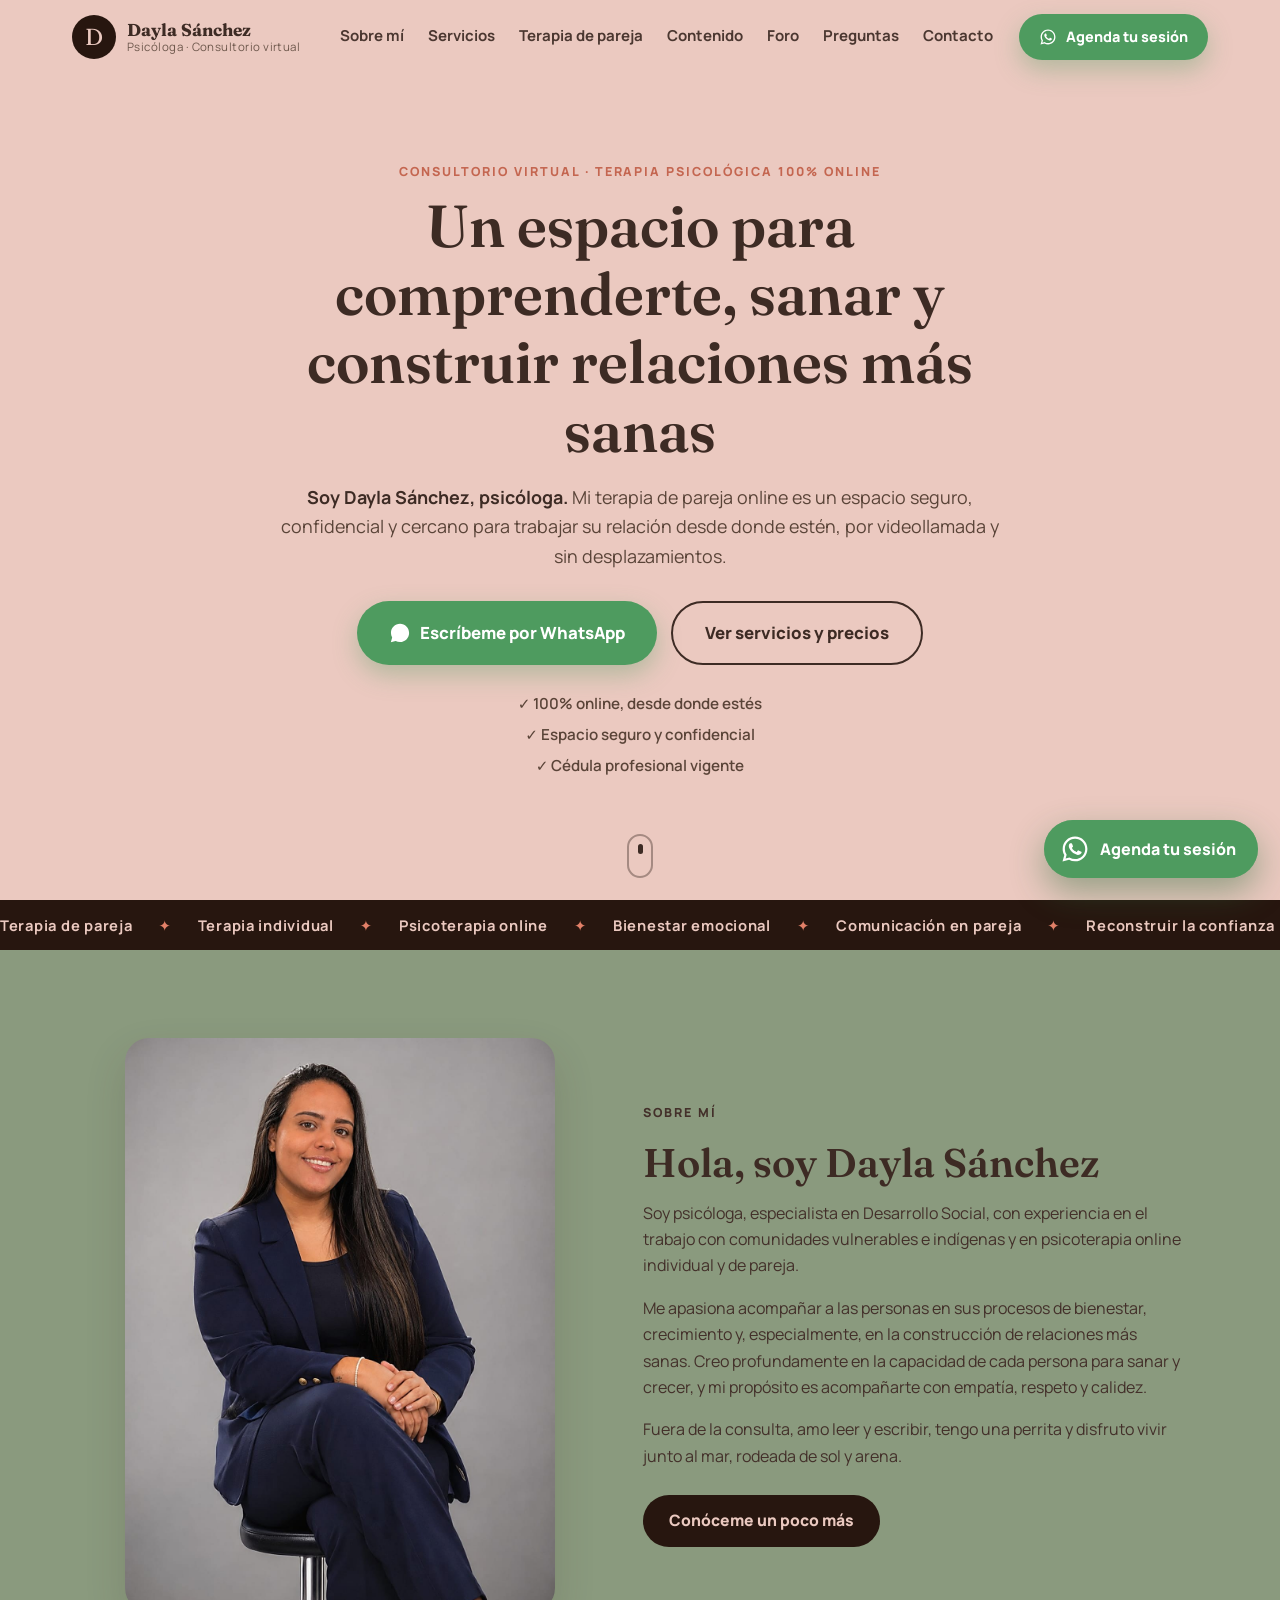
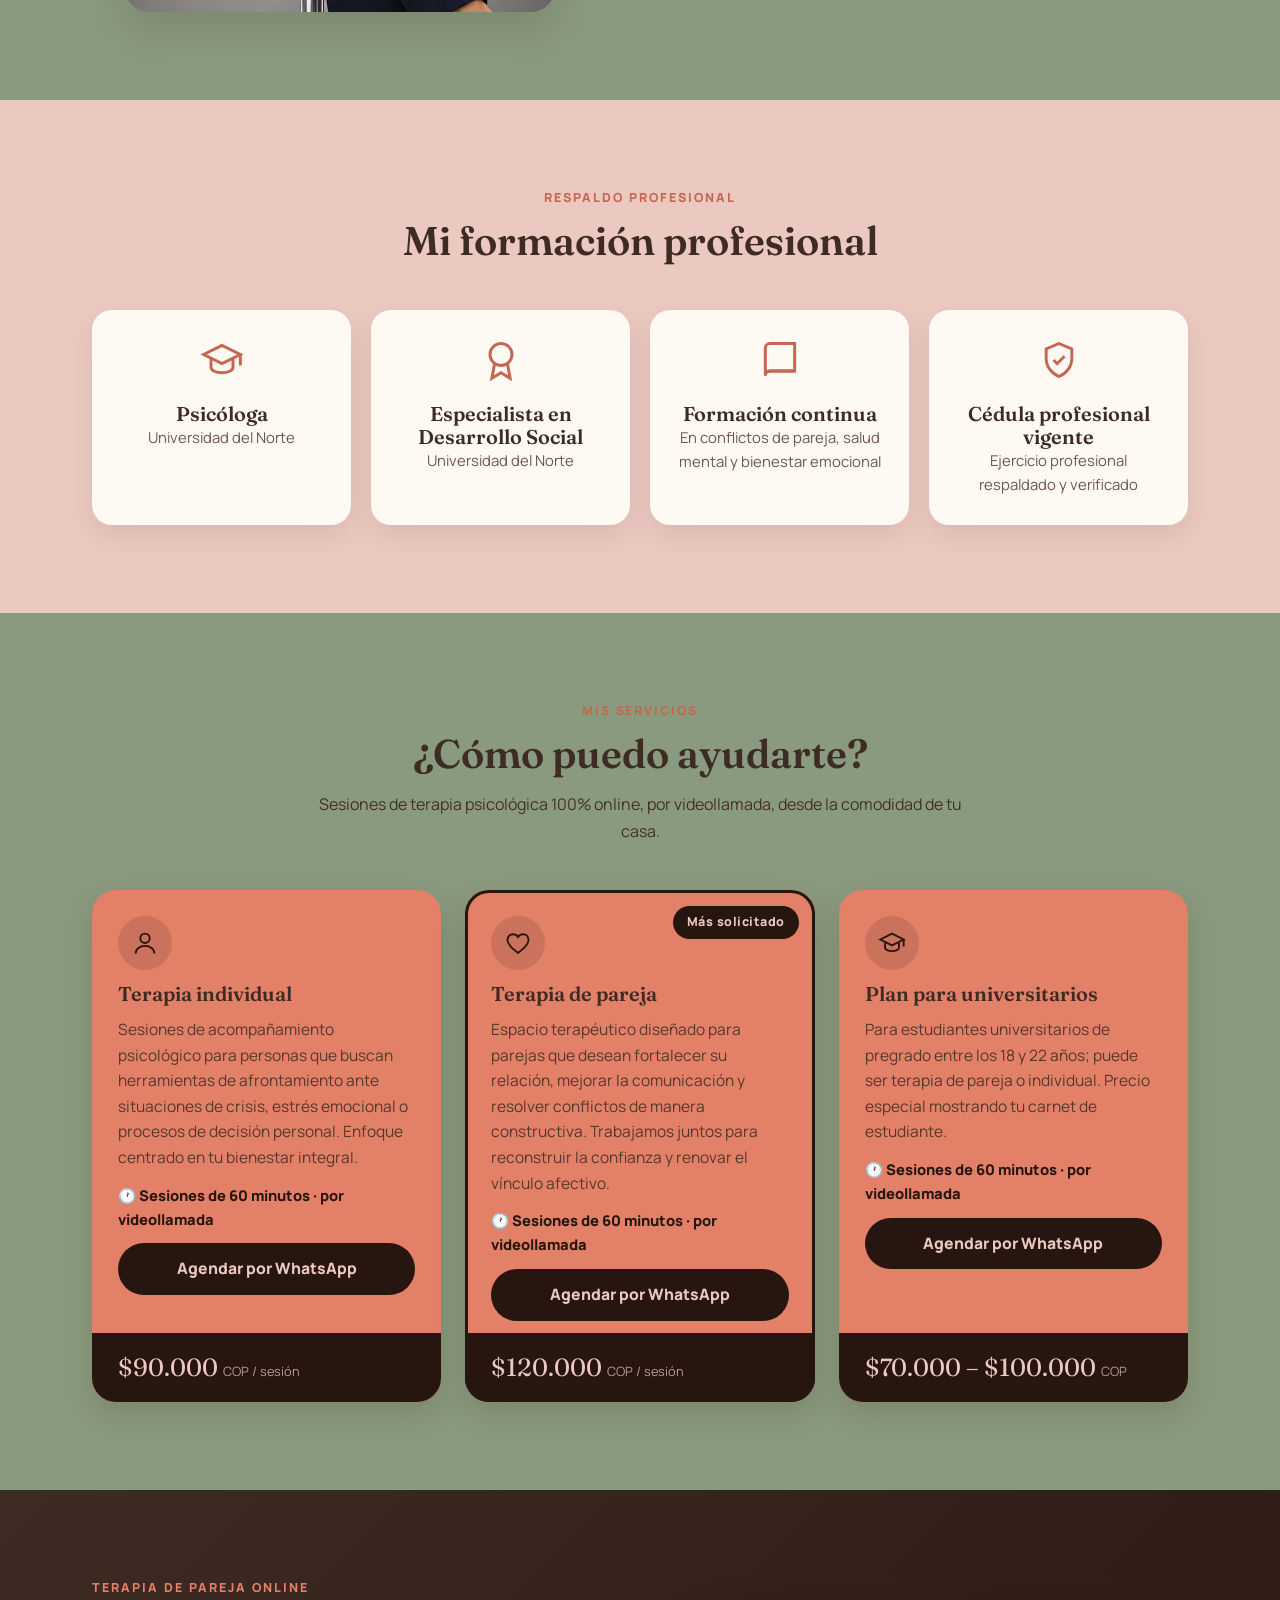
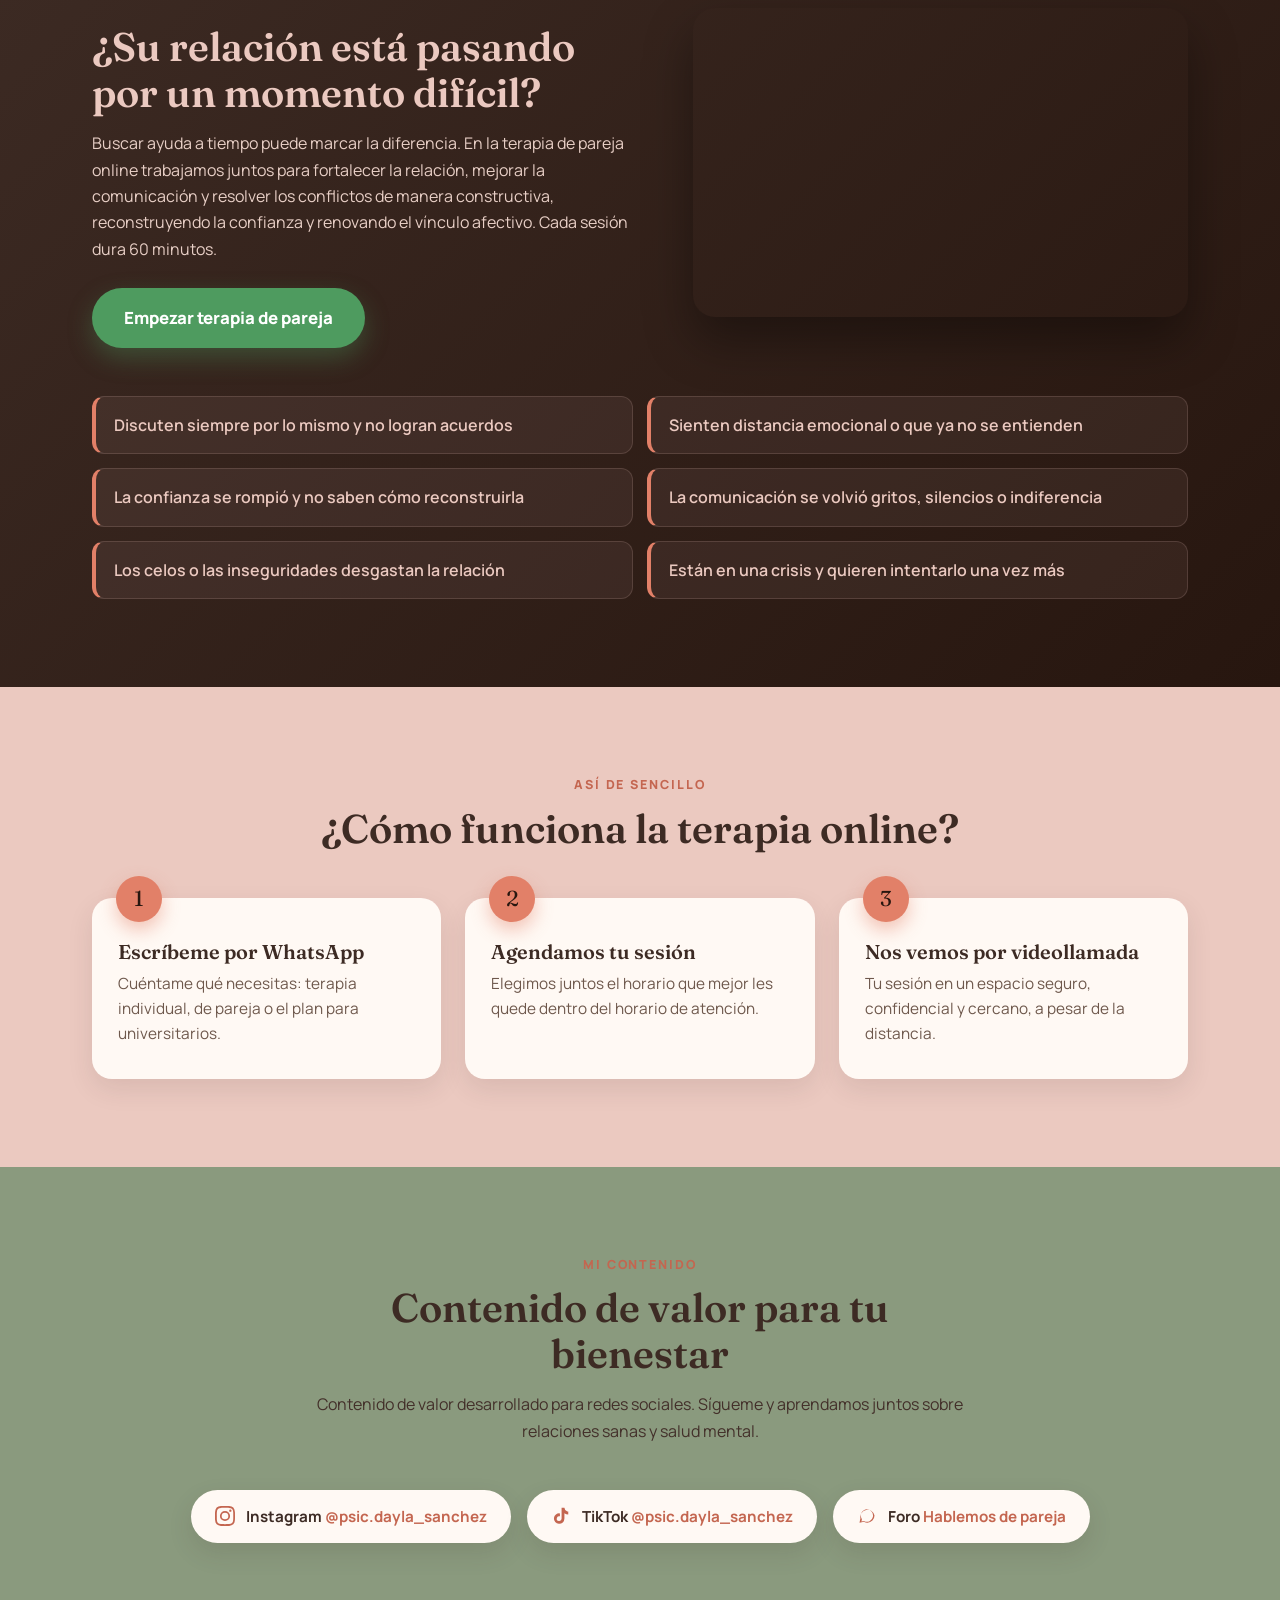
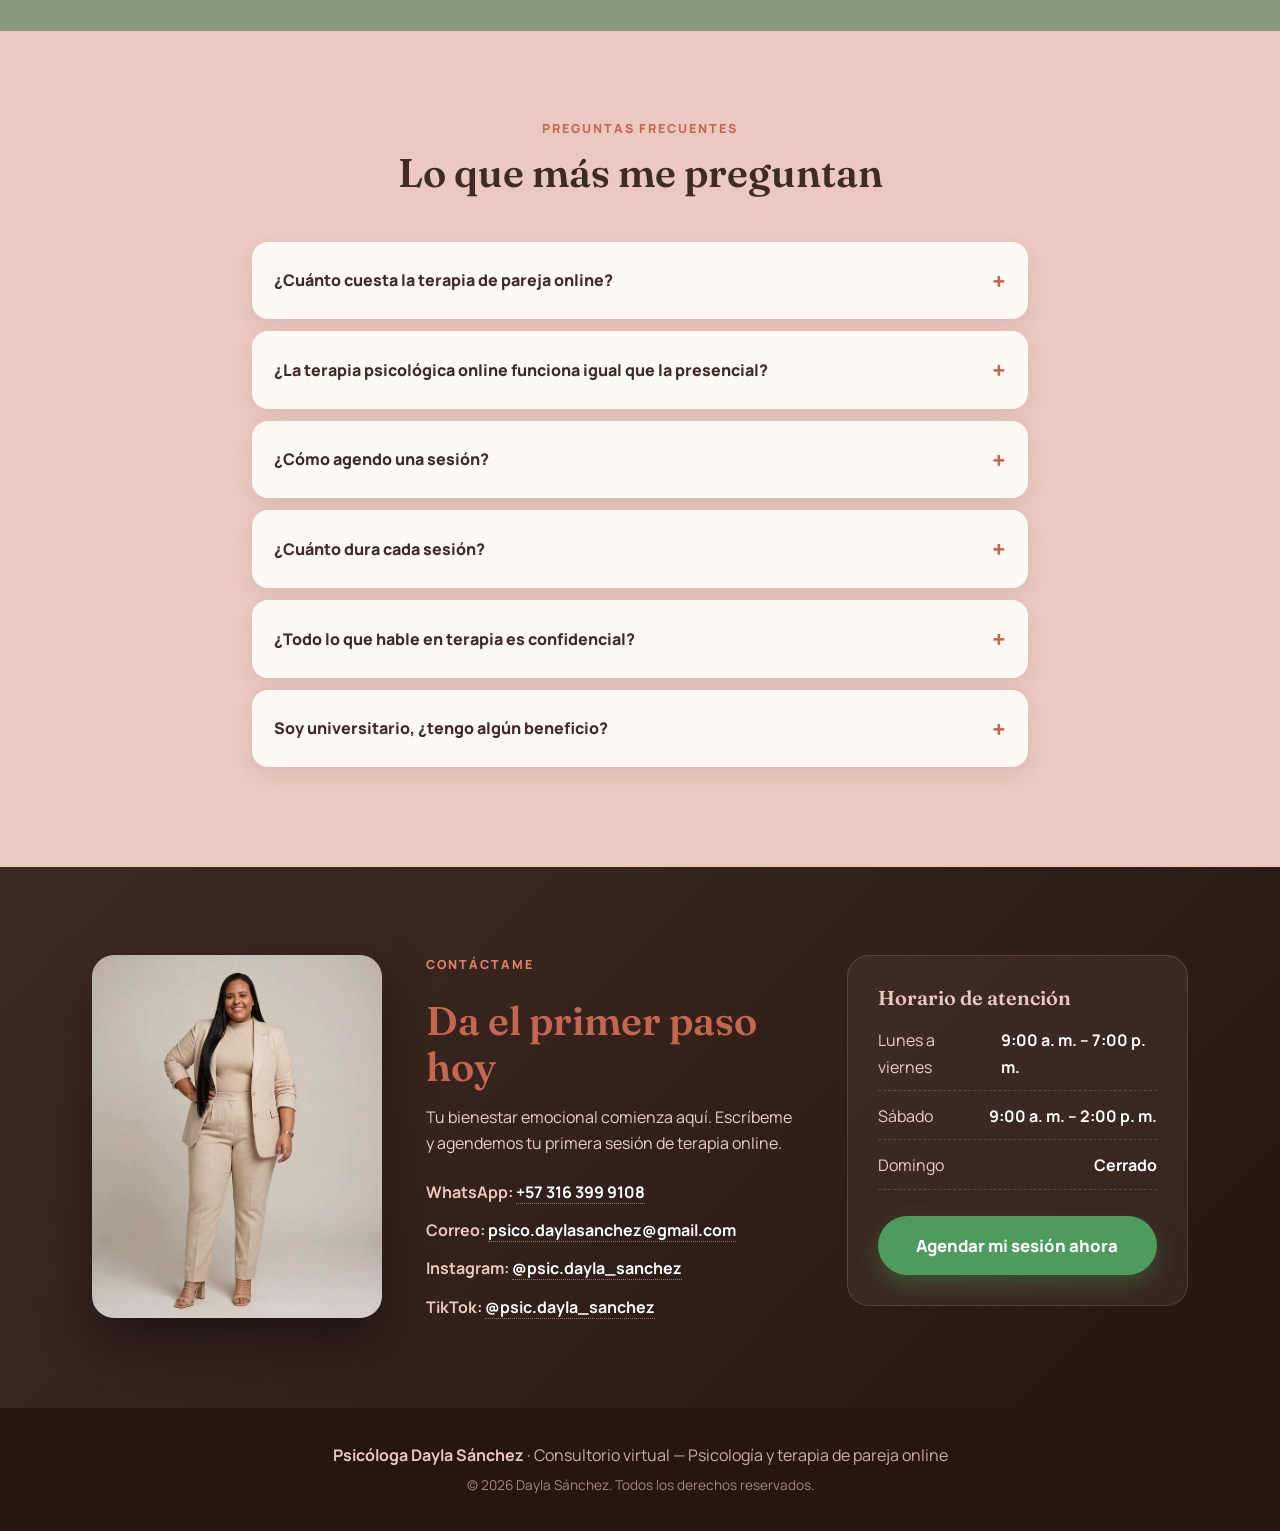
<file: index.html>
<!DOCTYPE html>
<html lang="es">
<head>
<meta charset="UTF-8">
<meta name="viewport" content="width=device-width, initial-scale=1.0">
<title>Terapia de Pareja Online | Psicóloga Dayla Sánchez — Psicoterapia en línea</title>
<meta name="description" content="Terapia de pareja online con la psicóloga Dayla Sánchez. Psicoterapia 100% en línea: terapia individual, terapia de pareja y plan para universitarios. Espacio seguro, confidencial y cercano. Agenda tu sesión por WhatsApp.">
<meta name="keywords" content="terapia de pareja, terapia de pareja online, psicóloga de parejas, terapia psicológica online, psicoterapia en línea, terapia individual, psicóloga online, terapia para universitarios, bienestar emocional, conflictos de pareja">
<meta name="author" content="Psicóloga Dayla Sánchez">
<meta name="robots" content="index, follow">
<meta property="og:type" content="website">
<meta property="og:title" content="Terapia de Pareja Online | Psicóloga Dayla Sánchez">
<meta property="og:description" content="Tu bienestar emocional comienza aquí. Terapia psicológica 100% online: individual, de pareja y para universitarios. Agenda por WhatsApp.">
<meta property="og:image" content="contacto.jpg">
<meta property="og:locale" content="es_CO">
<link rel="icon" href="data:image/svg+xml,<svg xmlns='http://www.w3.org/2000/svg' viewBox='0 0 100 100'><circle cx='50' cy='50' r='46' fill='%2327160f'/><text x='50' y='66' font-size='52' text-anchor='middle' fill='%23ebc9c0' font-family='Georgia'>D</text></svg>">
<link rel="preconnect" href="https://fonts.googleapis.com">
<link rel="preconnect" href="https://fonts.gstatic.com" crossorigin>
<link href="https://fonts.googleapis.com/css2?family=Fraunces:ital,opsz,wght@0,9..144,400;0,9..144,500;0,9..144,600;1,9..144,400&family=Manrope:wght@400;500;600;700;800&display=swap" rel="stylesheet">
<link rel="stylesheet" href="styles.css">
<script type="application/ld+json">
{
  "@context": "https://schema.org",
  "@type": "ProfessionalService",
  "name": "Psicóloga Dayla Sánchez — Consultorio Virtual",
  "description": "Terapia psicológica 100% online: terapia de pareja, terapia individual y plan de terapia para universitarios.",
  "email": "psico.daylasanchez@gmail.com",
  "telephone": "+57 316 399 9108",
  "priceRange": "$70.000 - $120.000 COP",
  "openingHours": ["Mo-Fr 09:00-19:00", "Sa 09:00-14:00"],
  "founder": {
    "@type": "Person",
    "name": "Dayla Sánchez",
    "jobTitle": "Psicóloga — Especialista en Desarrollo Social",
    "alumniOf": "Universidad del Norte"
  },
  "sameAs": [
    "https://www.instagram.com/psic.dayla_sanchez",
    "https://www.tiktok.com/@psic.dayla_sanchez"
  ],
  "makesOffer": [
    {"@type": "Offer", "itemOffered": {"@type": "Service", "name": "Terapia de pareja online"}, "price": "120000", "priceCurrency": "COP"},
    {"@type": "Offer", "itemOffered": {"@type": "Service", "name": "Terapia individual online"}, "price": "90000", "priceCurrency": "COP"},
    {"@type": "Offer", "itemOffered": {"@type": "Service", "name": "Plan de terapia para universitarios"}, "price": "70000", "priceCurrency": "COP"}
  ]
}
</script>
<script type="application/ld+json">
{
  "@context": "https://schema.org",
  "@type": "FAQPage",
  "mainEntity": [
    {"@type": "Question", "name": "¿Cuánto cuesta la terapia de pareja online?", "acceptedAnswer": {"@type": "Answer", "text": "La sesión de terapia de pareja online cuesta $120.000 COP. La terapia individual cuesta $90.000 COP y el plan para universitarios está entre $70.000 y $100.000 COP."}},
    {"@type": "Question", "name": "¿La terapia psicológica online funciona igual que la presencial?", "acceptedAnswer": {"@type": "Answer", "text": "Sí. Las sesiones se realizan por videollamada en un espacio seguro, confidencial y cercano a pesar de la distancia, con el mismo acompañamiento profesional de una consulta presencial."}},
    {"@type": "Question", "name": "¿Cómo agendo una sesión de terapia de pareja?", "acceptedAnswer": {"@type": "Answer", "text": "Escribiendo por WhatsApp al +57 316 399 9108. El horario de atención es de lunes a viernes de 9:00 a. m. a 7:00 p. m. y sábados de 9:00 a. m. a 2:00 p. m."}},
    {"@type": "Question", "name": "¿Cuánto dura cada sesión de terapia?", "acceptedAnswer": {"@type": "Answer", "text": "Cada sesión dura 60 minutos, tanto la terapia individual como la de pareja y el plan para universitarios."}},
    {"@type": "Question", "name": "¿La terapia es confidencial?", "acceptedAnswer": {"@type": "Answer", "text": "Sí. Todo lo que se conversa en sesión es estrictamente confidencial; es un espacio seguro pensado para que puedas expresarte con total confianza."}}
  ]
}
</script>
</head>
<body>

<header class="site-header" id="header">
  <div class="header-inner">
    <a class="brand" href="#inicio" aria-label="Psicóloga Dayla Sánchez">
      <span class="brand-mark">D</span>
      <span class="brand-text"><strong>Dayla Sánchez</strong><small>Psicóloga · Consultorio virtual</small></span>
    </a>
    <nav class="main-nav" aria-label="Navegación principal">
      <a href="#sobre-mi">Sobre mí</a>
      <a href="#servicios">Servicios</a>
      <a href="#pareja">Terapia de pareja</a>
      <a href="#contenido">Contenido</a>
      <a href="foro">Foro</a>
      <a href="#preguntas">Preguntas</a>
      <a href="#contacto">Contacto</a>
    </nav>
    <a class="btn btn-whatsapp header-cta" href="https://wa.me/573163999108?text=Hola%20Dayla%2C%20quiero%20agendar%20una%20sesi%C3%B3n%20de%20terapia." target="_blank" rel="noopener">
      <svg viewBox="0 0 24 24" width="18" height="18" fill="currentColor" aria-hidden="true"><path d="M12.04 2C6.58 2 2.13 6.45 2.13 11.91c0 1.75.46 3.45 1.32 4.95L2 22l5.25-1.38a9.9 9.9 0 0 0 4.79 1.22c5.46 0 9.9-4.45 9.9-9.91C21.94 6.45 17.5 2 12.04 2zm0 18.03a8.1 8.1 0 0 1-4.13-1.13l-.3-.18-3.12.82.83-3.04-.19-.31a8.08 8.08 0 0 1-1.24-4.28c0-4.47 3.64-8.1 8.15-8.1 4.5 0 8.14 3.63 8.14 8.1 0 4.47-3.64 8.12-8.14 8.12zm4.46-6.08c-.25-.12-1.45-.72-1.67-.8-.22-.08-.39-.12-.55.13-.16.24-.62.8-.76.96-.14.16-.28.18-.53.06-.25-.13-1.03-.38-1.97-1.21-.73-.65-1.21-1.45-1.36-1.7-.14-.24-.01-.38.11-.5.11-.11.25-.28.37-.42.12-.14.16-.25.25-.41.08-.16.04-.31-.02-.43-.06-.13-.55-1.35-.77-1.84-.2-.48-.41-.42-.56-.43h-.48c-.17 0-.43.06-.66.31-.22.25-.86.85-.86 2.07 0 1.22.89 2.4 1.01 2.56.13.16 1.75 2.67 4.23 3.74.59.26 1.05.41 1.41.52.6.19 1.13.16 1.56.1.48-.07 1.45-.59 1.77-1.17.32-.58.32-1.07.22-1.17-.1-.1-.23-.16-.48-.28z"/></svg>
      Agenda tu sesión
    </a>
    <button class="nav-toggle" id="navToggle" aria-label="Abrir menú" aria-expanded="false"><span></span><span></span><span></span></button>
  </div>
</header>

<main>
<!-- ============ HERO ============ -->
<section class="hero" id="inicio">
  <div class="hero-inner">
  <div class="hero-content reveal">
    <p class="eyebrow">Consultorio virtual · Terapia psicológica 100% online</p>
    <h1>Un espacio para comprenderte, sanar y construir relaciones más sanas</h1>
    <p class="hero-sub"><strong>Soy Dayla Sánchez, psicóloga.</strong> Mi terapia de pareja online es un espacio seguro, confidencial y cercano para trabajar su relación desde donde estén, por videollamada y sin desplazamientos.</p>
    <div class="hero-ctas">
      <a class="btn btn-whatsapp btn-lg pulse" href="https://wa.me/573163999108?text=Hola%20Dayla%2C%20quiero%20informaci%C3%B3n%20sobre%20la%20terapia%20de%20pareja%20online." target="_blank" rel="noopener">
        <svg viewBox="0 0 24 24" width="22" height="22" fill="currentColor" aria-hidden="true"><path d="M12.04 2C6.58 2 2.13 6.45 2.13 11.91c0 1.75.46 3.45 1.32 4.95L2 22l5.25-1.38a9.9 9.9 0 0 0 4.79 1.22c5.46 0 9.9-4.45 9.9-9.91C21.94 6.45 17.5 2 12.04 2zm4.46 11.95c-.25-.12-1.45-.72-1.67-.8-.22-.08-.39-.12-.55.13-.16.24-.62.8-.76.96-.14.16-.28.18-.53.06-.25-.13-1.03-.38-1.97-1.21-.73-.65-1.21-1.45-1.36-1.7-.14-.24-.01-.38.11-.5.11-.11.25-.28.37-.42.12-.14.16-.25.25-.41.08-.16.04-.31-.02-.43-.06-.13-.55-1.35-.77-1.84-.2-.48-.41-.42-.56-.43h-.48c-.17 0-.43.06-.66.31-.22.25-.86.85-.86 2.07 0 1.22.89 2.4 1.01 2.56.13.16 1.75 2.67 4.23 3.74.59.26 1.05.41 1.41.52.6.19 1.13.16 1.56.1.48-.07 1.45-.59 1.77-1.17.32-.58.32-1.07.22-1.17-.1-.1-.23-.16-.48-.28z"/></svg>
        Escríbeme por WhatsApp
      </a>
      <a class="btn btn-ghost btn-lg" href="#servicios">Ver servicios y precios</a>
    </div>
    <ul class="hero-badges">
      <li>✓ 100% online, desde donde estés</li>
      <li>✓ Espacio seguro y confidencial</li>
      <li>✓ Cédula profesional vigente</li>
    </ul>
  </div>
  </div>
  <div class="scroll-hint" aria-hidden="true"><span></span></div>
</section>

<!-- ============ MARQUEE ============ -->
<div class="marquee" aria-hidden="true">
  <div class="marquee-track">
    <span>Terapia de pareja</span><i>✦</i><span>Terapia individual</span><i>✦</i><span>Psicoterapia online</span><i>✦</i><span>Bienestar emocional</span><i>✦</i><span>Comunicación en pareja</span><i>✦</i><span>Reconstruir la confianza</span><i>✦</i><span>Salud mental</span><i>✦</i>
    <span>Terapia de pareja</span><i>✦</i><span>Terapia individual</span><i>✦</i><span>Psicoterapia online</span><i>✦</i><span>Bienestar emocional</span><i>✦</i><span>Comunicación en pareja</span><i>✦</i><span>Reconstruir la confianza</span><i>✦</i><span>Salud mental</span><i>✦</i>
  </div>
</div>

<!-- ============ SOBRE MÍ ============ -->
<section class="section section-alt" id="sobre-mi">
  <div class="container about-grid">
    <div class="about-photo reveal">
      <img src="navy.jpg" alt="Retrato profesional de la psicóloga Dayla Sánchez" width="600" height="800">
    </div>
    <div class="about-text reveal">
      <p class="eyebrow">Sobre mí</p>
      <h2>Hola, soy Dayla Sánchez</h2>
      <p>Soy psicóloga, especialista en Desarrollo Social, con experiencia en el trabajo con comunidades vulnerables e indígenas y en psicoterapia online individual y de pareja.</p>
      <p>Me apasiona acompañar a las personas en sus procesos de bienestar, crecimiento y, especialmente, en la construcción de relaciones más sanas. Creo profundamente en la capacidad de cada persona para sanar y crecer, y mi propósito es acompañarte con empatía, respeto y calidez.</p>
      <p>Fuera de la consulta, amo leer y escribir, tengo una perrita y disfruto vivir junto al mar, rodeada de sol y arena.</p>
      <a class="btn btn-dark" href="https://wa.me/573163999108?text=Hola%20Dayla%2C%20quiero%20conocer%20m%C3%A1s%20sobre%20tus%20sesiones%20de%20terapia." target="_blank" rel="noopener">Conóceme un poco más</a>
    </div>
  </div>
</section>

<!-- ============ FORMACIÓN ============ -->
<section class="section">
  <div class="container">
    <div class="section-head reveal">
      <p class="eyebrow">Respaldo profesional</p>
      <h2>Mi formación profesional</h2>
    </div>
    <div class="cards-4">
      <article class="mini-card reveal">
        <svg class="icon" viewBox="0 0 24 24" fill="none" stroke="currentColor" stroke-width="1.6" aria-hidden="true"><path d="M12 4 2 9l10 5 10-5-10-5z"/><path d="M6 11.5V16c0 1.7 2.7 3 6 3s6-1.3 6-3v-4.5"/><path d="M22 9v6"/></svg>
        <h3>Psicóloga</h3>
        <p>Universidad del Norte</p>
      </article>
      <article class="mini-card reveal">
        <svg class="icon" viewBox="0 0 24 24" fill="none" stroke="currentColor" stroke-width="1.6" aria-hidden="true"><circle cx="12" cy="9" r="6"/><path d="M8.5 14 7 22l5-3 5 3-1.5-8"/></svg>
        <h3>Especialista en Desarrollo Social</h3>
        <p>Universidad del Norte</p>
      </article>
      <article class="mini-card reveal">
        <svg class="icon" viewBox="0 0 24 24" fill="none" stroke="currentColor" stroke-width="1.6" aria-hidden="true"><path d="M4 5.5A2.5 2.5 0 0 1 6.5 3H20v15H6.5A2.5 2.5 0 0 0 4 20.5v-15z"/><path d="M4 20.5A2.5 2.5 0 0 1 6.5 18H20"/></svg>
        <h3>Formación continua</h3>
        <p>En conflictos de pareja, salud mental y bienestar emocional</p>
      </article>
      <article class="mini-card reveal">
        <svg class="icon" viewBox="0 0 24 24" fill="none" stroke="currentColor" stroke-width="1.6" aria-hidden="true"><path d="M12 3l7 3v5c0 4.6-3 8.4-7 10-4-1.6-7-5.4-7-10V6l7-3z"/><path d="M9 12l2 2 4-4"/></svg>
        <h3>Cédula profesional vigente</h3>
        <p>Ejercicio profesional respaldado y verificado</p>
      </article>
    </div>
  </div>
</section>

<!-- ============ SERVICIOS ============ -->
<section class="section section-alt" id="servicios">
  <div class="container">
    <div class="section-head reveal">
      <p class="eyebrow">Mis servicios</p>
      <h2>¿Cómo puedo ayudarte?</h2>
      <p class="section-sub">Sesiones de terapia psicológica 100% online, por videollamada, desde la comodidad de tu casa.</p>
    </div>
    <div class="cards-3">
      <article class="service-card reveal">
        <div class="service-body">
          <span class="service-icon"><svg viewBox="0 0 24 24" fill="none" stroke="currentColor" stroke-width="1.6" aria-hidden="true"><circle cx="12" cy="8" r="4"/><path d="M4 21c0-4 3.6-6.5 8-6.5s8 2.5 8 6.5"/></svg></span>
          <h3>Terapia individual</h3>
          <p>Sesiones de acompañamiento psicológico para personas que buscan herramientas de afrontamiento ante situaciones de crisis, estrés emocional o procesos de decisión personal. Enfoque centrado en tu bienestar integral.</p>
          <p class="duration">🕐 Sesiones de 60 minutos · por videollamada</p>
          <a class="btn btn-dark" href="https://wa.me/573163999108?text=Hola%20Dayla%2C%20quiero%20agendar%20una%20sesi%C3%B3n%20de%20terapia%20individual." target="_blank" rel="noopener">Agendar por WhatsApp</a>
          <p class="price">$90.000 <small>COP / sesión</small></p>
        </div>
      </article>
      <article class="service-card featured reveal">
        <span class="tag">Más solicitado</span>
        <div class="service-body">
          <span class="service-icon"><svg viewBox="0 0 24 24" fill="none" stroke="currentColor" stroke-width="1.6" aria-hidden="true"><path d="M12 20.5C7 16.5 3 13.3 3 9.3 3 6.4 5.2 4.5 7.7 4.5c1.7 0 3.4.9 4.3 2.4.9-1.5 2.6-2.4 4.3-2.4 2.5 0 4.7 1.9 4.7 4.8 0 4-4 7.2-9 11.2z"/></svg></span>
          <h3>Terapia de pareja</h3>
          <p>Espacio terapéutico diseñado para parejas que desean fortalecer su relación, mejorar la comunicación y resolver conflictos de manera constructiva. Trabajamos juntos para reconstruir la confianza y renovar el vínculo afectivo.</p>
          <p class="duration">🕐 Sesiones de 60 minutos · por videollamada</p>
          <a class="btn btn-dark" href="https://wa.me/573163999108?text=Hola%20Dayla%2C%20quiero%20agendar%20una%20sesi%C3%B3n%20de%20terapia%20de%20pareja." target="_blank" rel="noopener">Agendar por WhatsApp</a>
          <p class="price">$120.000 <small>COP / sesión</small></p>
        </div>
      </article>
      <article class="service-card reveal">
        <div class="service-body">
          <span class="service-icon"><svg viewBox="0 0 24 24" fill="none" stroke="currentColor" stroke-width="1.6" aria-hidden="true"><path d="M12 4 2 9l10 5 10-5-10-5z"/><path d="M6 11.5V16c0 1.7 2.7 3 6 3s6-1.3 6-3v-4.5"/><path d="M22 9v6"/></svg></span>
          <h3>Plan para universitarios</h3>
          <p>Para estudiantes universitarios de pregrado entre los 18 y 22 años; puede ser terapia de pareja o individual. Precio especial mostrando tu carnet de estudiante.</p>
          <p class="duration">🕐 Sesiones de 60 minutos · por videollamada</p>
          <a class="btn btn-dark" href="https://wa.me/573163999108?text=Hola%20Dayla%2C%20quiero%20informaci%C3%B3n%20sobre%20el%20plan%20de%20terapia%20para%20universitarios." target="_blank" rel="noopener">Agendar por WhatsApp</a>
          <p class="price">$70.000 – $100.000 <small>COP</small></p>
        </div>
      </article>
    </div>
  </div>
</section>

<!-- ============ TERAPIA DE PAREJA ============ -->
<section class="section section-dark" id="pareja">
  <div class="container">
    <div class="couple-grid">
      <div class="reveal">
        <p class="eyebrow light">Terapia de pareja online</p>
        <h2>¿Su relación está pasando por un momento difícil?</h2>
        <p>Buscar ayuda a tiempo puede marcar la diferencia. En la terapia de pareja online trabajamos juntos para fortalecer la relación, mejorar la comunicación y resolver los conflictos de manera constructiva, reconstruyendo la confianza y renovando el vínculo afectivo. Cada sesión dura 60 minutos.</p>
        <a class="btn btn-whatsapp btn-lg" href="https://wa.me/573163999108?text=Hola%20Dayla%2C%20quiero%20empezar%20terapia%20de%20pareja%20online." target="_blank" rel="noopener">Empezar terapia de pareja</a>
      </div>
      <div class="couple-video reveal">
        <video autoplay muted loop playsinline preload="metadata" aria-label="Pareja en una sesión de terapia psicológica">
          <source src="hero-video.mp4" type="video/mp4">
        </video>
      </div>
    </div>
    <ul class="signs reveal">
      <li>Discuten siempre por lo mismo y no logran acuerdos</li>
      <li>Sienten distancia emocional o que ya no se entienden</li>
      <li>La confianza se rompió y no saben cómo reconstruirla</li>
      <li>La comunicación se volvió gritos, silencios o indiferencia</li>
      <li>Los celos o las inseguridades desgastan la relación</li>
      <li>Están en una crisis y quieren intentarlo una vez más</li>
    </ul>
  </div>
</section>

<!-- ============ CÓMO FUNCIONA ============ -->
<section class="section">
  <div class="container">
    <div class="section-head reveal">
      <p class="eyebrow">Así de sencillo</p>
      <h2>¿Cómo funciona la terapia online?</h2>
    </div>
    <div class="steps">
      <div class="step reveal"><span class="step-num">1</span><h3>Escríbeme por WhatsApp</h3><p>Cuéntame qué necesitas: terapia individual, de pareja o el plan para universitarios.</p></div>
      <div class="step reveal"><span class="step-num">2</span><h3>Agendamos tu sesión</h3><p>Elegimos juntos el horario que mejor les quede dentro del horario de atención.</p></div>
      <div class="step reveal"><span class="step-num">3</span><h3>Nos vemos por videollamada</h3><p>Tu sesión en un espacio seguro, confidencial y cercano, a pesar de la distancia.</p></div>
    </div>
  </div>
</section>

<!-- ============ CONTENIDO ============ -->
<section class="section section-alt" id="contenido">
  <div class="container">
    <div class="section-head reveal">
      <p class="eyebrow">Mi contenido</p>
      <h2>Contenido de valor para tu bienestar</h2>
      <p class="section-sub">Contenido de valor desarrollado para redes sociales. Sígueme y aprendamos juntos sobre relaciones sanas y salud mental.</p>
    </div>
    <div class="social-row reveal">
      <a class="social-chip" href="https://www.instagram.com/psic.dayla_sanchez" target="_blank" rel="noopener">
        <svg viewBox="0 0 24 24" width="20" height="20" fill="currentColor" aria-hidden="true"><path d="M12 2.2c3.2 0 3.6 0 4.9.1 3.3.1 4.8 1.7 4.9 4.9.1 1.3.1 1.6.1 4.8s0 3.6-.1 4.8c-.1 3.2-1.7 4.8-4.9 4.9-1.3.1-1.6.1-4.9.1-3.2 0-3.6 0-4.8-.1-3.3-.1-4.8-1.7-4.9-4.9-.1-1.3-.1-1.6-.1-4.8s0-3.6.1-4.8C2.4 4 4 2.4 7.2 2.3c1.2-.1 1.6-.1 4.8-.1zM12 0C8.7 0 8.3 0 7.1.1 2.7.3.3 2.7.1 7.1 0 8.3 0 8.7 0 12s0 3.7.1 4.9c.2 4.4 2.6 6.8 7 7 1.2.1 1.6.1 4.9.1s3.7 0 4.9-.1c4.4-.2 6.8-2.6 7-7 .1-1.2.1-1.6.1-4.9s0-3.7-.1-4.9c-.2-4.4-2.6-6.8-7-7C15.7 0 15.3 0 12 0zm0 5.9A6.1 6.1 0 1 0 18.1 12 6.1 6.1 0 0 0 12 5.9zm0 10.1A4 4 0 1 1 16 12a4 4 0 0 1-4 4zm6.4-11.8a1.4 1.4 0 1 1-1.4 1.4 1.4 1.4 0 0 1 1.4-1.4z"/></svg>
        <span>Instagram <strong>@psic.dayla_sanchez</strong></span>
      </a>
      <a class="social-chip" href="https://www.tiktok.com/@psic.dayla_sanchez" target="_blank" rel="noopener">
        <svg viewBox="0 0 24 24" width="20" height="20" fill="currentColor" aria-hidden="true"><path d="M19.6 6.7a5.1 5.1 0 0 1-3.5-4.6V2h-3.4v13.1a2.9 2.9 0 1 1-2-2.7V8.9a6.3 6.3 0 1 0 5.4 6.2V8.6a8.3 8.3 0 0 0 4.6 1.5V6.7h-1.1z"/></svg>
        <span>TikTok <strong>@psic.dayla_sanchez</strong></span>
      </a>
      <a class="social-chip" href="foro">
        <svg viewBox="0 0 24 24" width="20" height="20" fill="currentColor" aria-hidden="true"><path d="M21 11.5a8.5 8.5 0 0 1-8.5 8.5c-1.5 0-3-.4-4.2-1.1L3 20l1.1-5.3A8.5 8.5 0 1 1 21 11.5zM12 4a7.5 7.5 0 0 0-6.4 11.3l.3.5-.6 2.9 3-0.6.5.3A7.5 7.5 0 1 0 12 4z"/></svg>
        <span>Foro <strong>Hablemos de pareja</strong></span>
      </a>
    </div>
  </div>
</section>

<!-- ============ PREGUNTAS ============ -->
<section class="section" id="preguntas">
  <div class="container narrow">
    <div class="section-head reveal">
      <p class="eyebrow">Preguntas frecuentes</p>
      <h2>Lo que más me preguntan</h2>
    </div>
    <div class="faq reveal">
      <details><summary>¿Cuánto cuesta la terapia de pareja online?</summary><p>La sesión de terapia de pareja cuesta $120.000 COP. La terapia individual cuesta $90.000 COP y el plan para universitarios está entre $70.000 y $100.000 COP por sesión.</p></details>
      <details><summary>¿La terapia psicológica online funciona igual que la presencial?</summary><p>Sí. Las sesiones se realizan por videollamada en un espacio seguro, confidencial y cercano a pesar de la distancia, con el mismo acompañamiento profesional.</p></details>
      <details><summary>¿Cómo agendo una sesión?</summary><p>Solo debes escribirme por WhatsApp al +57 316 399 9108. Mi horario de atención es de lunes a viernes de 9:00 a. m. a 7:00 p. m. y sábados de 9:00 a. m. a 2:00 p. m.</p></details>
      <details><summary>¿Cuánto dura cada sesión?</summary><p>Cada sesión dura 60 minutos, tanto la terapia individual como la de pareja y el plan para universitarios. Es un tiempo pensado para trabajar con calma, sin afanes.</p></details>
      <details><summary>¿Todo lo que hable en terapia es confidencial?</summary><p>Sí, completamente. La confidencialidad es la base del proceso terapéutico: lo que se conversa en sesión no se comparte con nadie.</p></details>
      <details><summary>Soy universitario, ¿tengo algún beneficio?</summary><p>Sí. Si eres estudiante de pregrado entre 18 y 22 años, tienes precio especial en terapia individual o de pareja mostrando tu carnet. Escríbeme y te cuento cómo acceder.</p></details>
    </div>
  </div>
</section>

<!-- ============ CONTACTO ============ -->
<section class="section section-dark contact-block" id="contacto">
  <div class="container contact-grid">
    <div class="contact-photo reveal">
      <img src="contacto.jpg" alt="Psicóloga Dayla Sánchez" width="900" height="1122">
    </div>
    <div class="reveal">
      <p class="eyebrow light">Contáctame</p>
      <h2>Da el primer paso hoy</h2>
      <p>Tu bienestar emocional comienza aquí. Escríbeme y agendemos tu primera sesión de terapia online.</p>
      <ul class="contact-list">
        <li><strong>WhatsApp:</strong> <a href="https://wa.me/573163999108" target="_blank" rel="noopener">+57 316 399 9108</a></li>
        <li><strong>Correo:</strong> <a href="mailto:psico.daylasanchez@gmail.com">psico.daylasanchez@gmail.com</a></li>
        <li><strong>Instagram:</strong> <a href="https://www.instagram.com/psic.dayla_sanchez" target="_blank" rel="noopener">@psic.dayla_sanchez</a></li>
        <li><strong>TikTok:</strong> <a href="https://www.tiktok.com/@psic.dayla_sanchez" target="_blank" rel="noopener">@psic.dayla_sanchez</a></li>
      </ul>
    </div>
    <div class="schedule reveal">
      <h3>Horario de atención</h3>
      <ul>
        <li><span>Lunes a viernes</span><strong>9:00 a. m. – 7:00 p. m.</strong></li>
        <li><span>Sábado</span><strong>9:00 a. m. – 2:00 p. m.</strong></li>
        <li><span>Domingo</span><strong>Cerrado</strong></li>
      </ul>
      <a class="btn btn-whatsapp btn-lg" href="https://wa.me/573163999108?text=Hola%20Dayla%2C%20quiero%20agendar%20una%20sesi%C3%B3n%20de%20terapia." target="_blank" rel="noopener">Agendar mi sesión ahora</a>
    </div>
  </div>
</section>
</main>

<footer class="footer">
  <div class="container footer-inner">
    <p><strong>Psicóloga Dayla Sánchez</strong> · Consultorio virtual — Psicología y terapia de pareja online</p>
    <p class="footer-small">© 2026 Dayla Sánchez. Todos los derechos reservados.</p>
  </div>
</footer>

<!-- Botón flotante de WhatsApp -->
<a class="wa-float" href="https://wa.me/573163999108?text=Hola%20Dayla%2C%20quiero%20agendar%20una%20sesi%C3%B3n%20de%20terapia." target="_blank" rel="noopener" aria-label="Agendar sesión por WhatsApp">
  <span class="wa-float-pulse" aria-hidden="true"></span>
  <svg viewBox="0 0 24 24" width="30" height="30" fill="#fff" aria-hidden="true"><path d="M12.04 2C6.58 2 2.13 6.45 2.13 11.91c0 1.75.46 3.45 1.32 4.95L2 22l5.25-1.38a9.9 9.9 0 0 0 4.79 1.22c5.46 0 9.9-4.45 9.9-9.91C21.94 6.45 17.5 2 12.04 2zm0 18.03a8.1 8.1 0 0 1-4.13-1.13l-.3-.18-3.12.82.83-3.04-.19-.31a8.08 8.08 0 0 1-1.24-4.28c0-4.47 3.64-8.1 8.15-8.1 4.5 0 8.14 3.63 8.14 8.1 0 4.47-3.64 8.12-8.14 8.12zm4.46-6.08c-.25-.12-1.45-.72-1.67-.8-.22-.08-.39-.12-.55.13-.16.24-.62.8-.76.96-.14.16-.28.18-.53.06-.25-.13-1.03-.38-1.97-1.21-.73-.65-1.21-1.45-1.36-1.7-.14-.24-.01-.38.11-.5.11-.11.25-.28.37-.42.12-.14.16-.25.25-.41.08-.16.04-.31-.02-.43-.06-.13-.55-1.35-.77-1.84-.2-.48-.41-.42-.56-.43h-.48c-.17 0-.43.06-.66.31-.22.25-.86.85-.86 2.07 0 1.22.89 2.4 1.01 2.56.13.16 1.75 2.67 4.23 3.74.59.26 1.05.41 1.41.52.6.19 1.13.16 1.56.1.48-.07 1.45-.59 1.77-1.17.32-.58.32-1.07.22-1.17-.1-.1-.23-.16-.48-.28z"/></svg>
  <span class="wa-float-text">Agenda tu sesión</span>
</a>

<script src="script.js"></script>
</body>
</html>
</file>
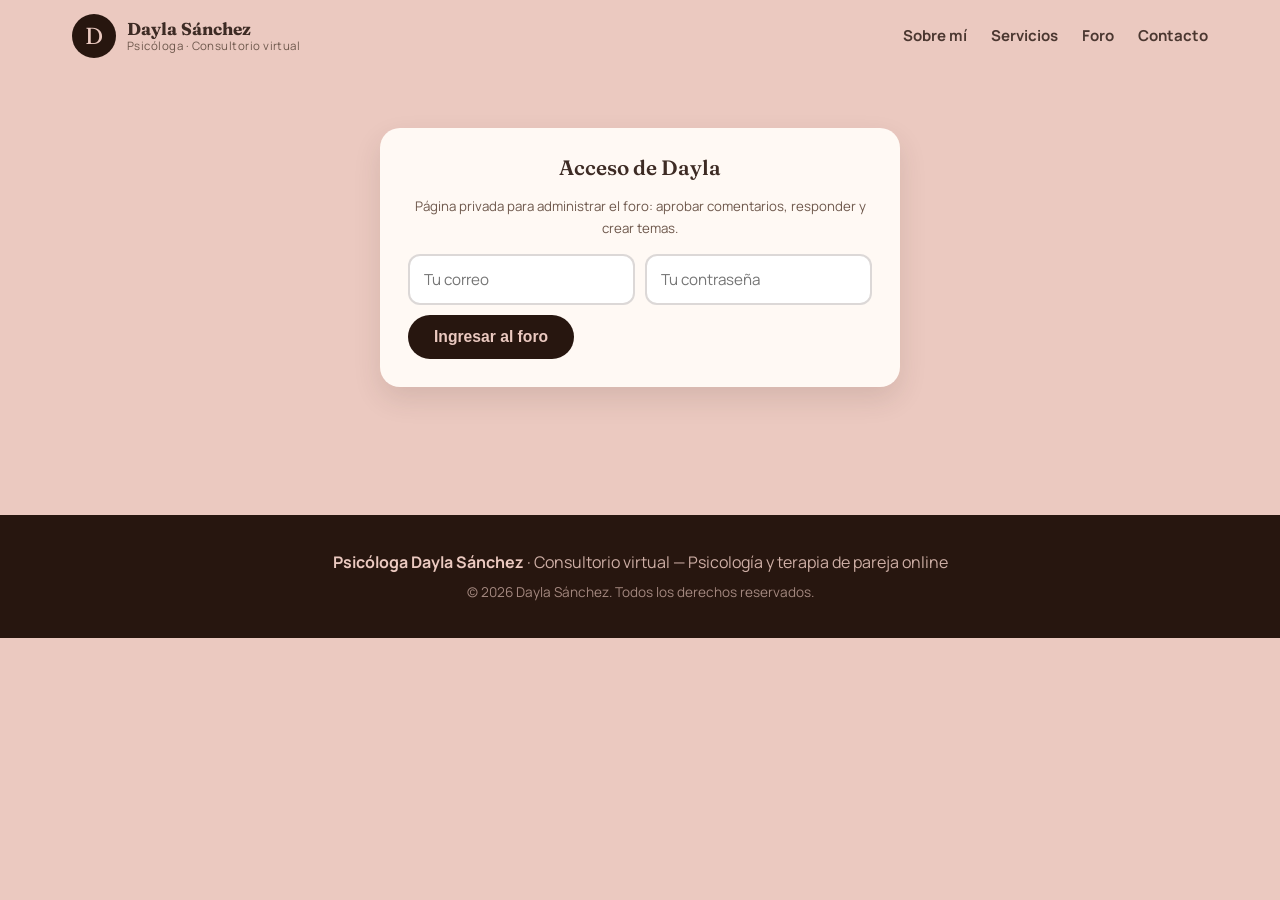
<file: acceso.html>
<!DOCTYPE html>
<html lang="es">
<head>
<meta charset="UTF-8">
<meta name="viewport" content="width=device-width, initial-scale=1.0">
<title>Acceso · Psicóloga Dayla Sánchez</title>
<meta name="robots" content="noindex, nofollow">
<link rel="icon" href="data:image/svg+xml,<svg xmlns='http://www.w3.org/2000/svg' viewBox='0 0 100 100'><circle cx='50' cy='50' r='46' fill='%2327160f'/><text x='50' y='66' font-size='52' text-anchor='middle' fill='%23ebc9c0' font-family='Georgia'>D</text></svg>">
<link rel="preconnect" href="https://fonts.googleapis.com">
<link rel="preconnect" href="https://fonts.gstatic.com" crossorigin>
<link href="https://fonts.googleapis.com/css2?family=Fraunces:ital,opsz,wght@0,9..144,400;0,9..144,500;0,9..144,600;1,9..144,400&family=Manrope:wght@400;500;600;700;800&display=swap" rel="stylesheet">
<link rel="stylesheet" href="/styles.css">
</head>
<body>

<header class="site-header" id="header">
  <div class="header-inner">
    <a class="brand" href="/index.html" aria-label="Psicóloga Dayla Sánchez">
      <span class="brand-mark">D</span>
      <span class="brand-text"><strong>Dayla Sánchez</strong><small>Psicóloga · Consultorio virtual</small></span>
    </a>
    <nav class="main-nav" aria-label="Navegación principal">
      <a href="/index.html#sobre-mi">Sobre mí</a>
      <a href="/index.html#servicios">Servicios</a>
      <a href="/foro">Foro</a>
      <a href="/index.html#contacto">Contacto</a>
    </nav>
    <button class="nav-toggle" id="navToggle" aria-label="Abrir menú" aria-expanded="false"><span></span><span></span><span></span></button>
  </div>
</header>

<main>
<section class="section">
  <div class="container narrow">
    <div class="foro-hilo" style="max-width:520px;margin:40px auto">
      <h3 style="text-align:center">Acceso de Dayla</h3>
      <p class="foro-form-nota" style="text-align:center">Página privada para administrar el foro: aprobar comentarios, responder y crear temas.</p>
      <form class="foro-login" id="acceso-form" style="margin-top:14px">
        <input type="email" id="acceso-email" class="foro-input" placeholder="Tu correo" required>
        <input type="password" id="acceso-pass" class="foro-input" placeholder="Tu contraseña" required>
        <button type="submit" class="btn btn-dark">Ingresar al foro</button>
        <p class="foro-form-aviso" id="acceso-aviso"></p>
      </form>
    </div>
  </div>
</section>
</main>

<footer class="footer">
  <div class="container footer-inner">
    <p><strong>Psicóloga Dayla Sánchez</strong> · Consultorio virtual — Psicología y terapia de pareja online</p>
    <p class="footer-small">© 2026 Dayla Sánchez. Todos los derechos reservados.</p>
  </div>
</footer>

<script src="/script.js"></script>
<script src="/acceso.js"></script>
</body>
</html>
</file>
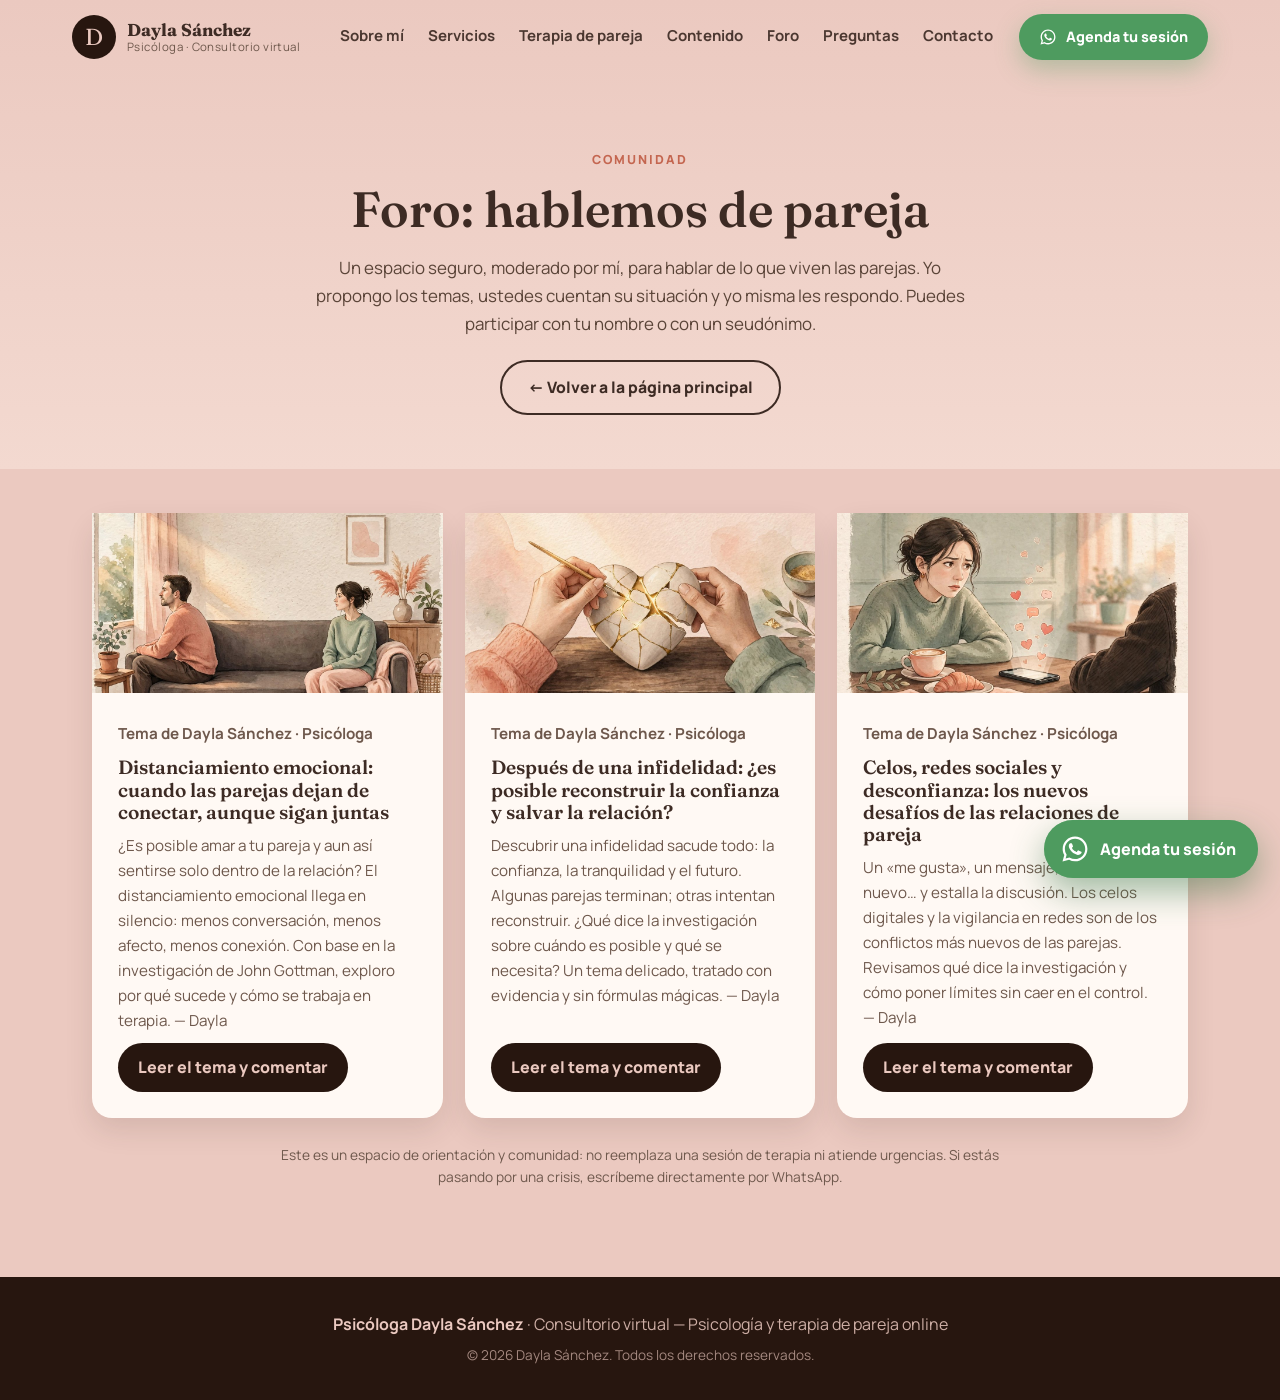
<file: foro.html>
<!DOCTYPE html>
<html lang="es">
<head>
<meta charset="UTF-8">
<meta name="viewport" content="width=device-width, initial-scale=1.0">
<title>Foro de Parejas | Psicóloga Dayla Sánchez — Hablemos de pareja</title>
<meta name="description" content="Foro de discusión sobre relaciones de pareja con la psicóloga Dayla Sánchez. Cuenta tu situación, lee experiencias de otras parejas y recibe la respuesta de la psicóloga. Espacio seguro y moderado.">
<meta name="keywords" content="foro de parejas, conflictos de pareja, problemas de pareja, terapia de pareja online, psicóloga de parejas, comunicación en pareja, celos en la pareja">
<meta name="author" content="Psicóloga Dayla Sánchez">
<meta name="robots" content="index, follow">
<meta property="og:type" content="website">
<meta property="og:title" content="Foro de Parejas | Psicóloga Dayla Sánchez">
<meta property="og:description" content="Un espacio seguro y moderado para hablar de lo que viven las parejas. Dayla propone los temas y responde personalmente.">
<meta property="og:image" content="contacto.jpg">
<meta property="og:locale" content="es_CO">
<link rel="icon" href="data:image/svg+xml,<svg xmlns='http://www.w3.org/2000/svg' viewBox='0 0 100 100'><circle cx='50' cy='50' r='46' fill='%2327160f'/><text x='50' y='66' font-size='52' text-anchor='middle' fill='%23ebc9c0' font-family='Georgia'>D</text></svg>">
<link rel="preconnect" href="https://fonts.googleapis.com">
<link rel="preconnect" href="https://fonts.gstatic.com" crossorigin>
<link href="https://fonts.googleapis.com/css2?family=Fraunces:ital,opsz,wght@0,9..144,400;0,9..144,500;0,9..144,600;1,9..144,400&family=Manrope:wght@400;500;600;700;800&display=swap" rel="stylesheet">
<link rel="stylesheet" href="styles.css">
</head>
<body>

<header class="site-header" id="header">
  <div class="header-inner">
    <a class="brand" href="index.html" aria-label="Psicóloga Dayla Sánchez">
      <span class="brand-mark">D</span>
      <span class="brand-text"><strong>Dayla Sánchez</strong><small>Psicóloga · Consultorio virtual</small></span>
    </a>
    <nav class="main-nav" aria-label="Navegación principal">
      <a href="index.html#sobre-mi">Sobre mí</a>
      <a href="index.html#servicios">Servicios</a>
      <a href="index.html#pareja">Terapia de pareja</a>
      <a href="index.html#contenido">Contenido</a>
      <a href="foro" aria-current="page">Foro</a>
      <a href="index.html#preguntas">Preguntas</a>
      <a href="index.html#contacto">Contacto</a>
    </nav>
    <a class="btn btn-whatsapp header-cta" href="https://wa.me/573163999108?text=Hola%20Dayla%2C%20quiero%20agendar%20una%20sesi%C3%B3n%20de%20terapia." target="_blank" rel="noopener">
      <svg viewBox="0 0 24 24" width="18" height="18" fill="currentColor" aria-hidden="true"><path d="M12.04 2C6.58 2 2.13 6.45 2.13 11.91c0 1.75.46 3.45 1.32 4.95L2 22l5.25-1.38a9.9 9.9 0 0 0 4.79 1.22c5.46 0 9.9-4.45 9.9-9.91C21.94 6.45 17.5 2 12.04 2zm0 18.03a8.1 8.1 0 0 1-4.13-1.13l-.3-.18-3.12.82.83-3.04-.19-.31a8.08 8.08 0 0 1-1.24-4.28c0-4.47 3.64-8.1 8.15-8.1 4.5 0 8.14 3.63 8.14 8.1 0 4.47-3.64 8.12-8.14 8.12zm4.46-6.08c-.25-.12-1.45-.72-1.67-.8-.22-.08-.39-.12-.55.13-.16.24-.62.8-.76.96-.14.16-.28.18-.53.06-.25-.13-1.03-.38-1.97-1.21-.73-.65-1.21-1.45-1.36-1.7-.14-.24-.01-.38.11-.5.11-.11.25-.28.37-.42.12-.14.16-.25.25-.41.08-.16.04-.31-.02-.43-.06-.13-.55-1.35-.77-1.84-.2-.48-.41-.42-.56-.43h-.48c-.17 0-.43.06-.66.31-.22.25-.86.85-.86 2.07 0 1.22.89 2.4 1.01 2.56.13.16 1.75 2.67 4.23 3.74.59.26 1.05.41 1.41.52.6.19 1.13.16 1.56.1.48-.07 1.45-.59 1.77-1.17.32-.58.32-1.07.22-1.17-.1-.1-.23-.16-.48-.28z"/></svg>
      Agenda tu sesión
    </a>
    <button class="nav-toggle" id="navToggle" aria-label="Abrir menú" aria-expanded="false"><span></span><span></span><span></span></button>
  </div>
</header>

<main>
<!-- ============ ENCABEZADO DEL FORO ============ -->
<section class="page-hero">
  <div class="container narrow center">
    <p class="eyebrow">Comunidad</p>
    <h1>Foro: hablemos de pareja</h1>
    <p class="hero-sub">Un espacio seguro, moderado por mí, para hablar de lo que viven las parejas. Yo propongo los temas, ustedes cuentan su situación y yo misma les respondo. Puedes participar con tu nombre o con un seudónimo.</p>
    <a class="btn btn-ghost" href="index.html">← Volver a la página principal</a>
  </div>
</section>

<!-- ============ FORO ============ -->
<section class="section foro-main" id="foro">
  <div class="container">
    <div id="foro-admin" class="foro-admin"></div>
    <div id="foro-pendientes" class="foro-pendientes" hidden></div>
    <div class="foro-grid" id="foro-temas"></div>
    <div class="foro-hilo" id="foro-hilo" hidden>
      <h3 id="foro-hilo-titulo"></h3>
      <div id="foro-hilo-cuerpo"></div>
    </div>
    <p class="foro-note">Este es un espacio de orientación y comunidad: no reemplaza una sesión de terapia ni atiende urgencias. Si estás pasando por una crisis, escríbeme directamente por WhatsApp.</p>
  </div>
</section>
</main>

<footer class="footer">
  <div class="container footer-inner">
    <p><strong>Psicóloga Dayla Sánchez</strong> · Consultorio virtual — Psicología y terapia de pareja online</p>
    <p class="footer-small">© 2026 Dayla Sánchez. Todos los derechos reservados.</p>
  </div>
</footer>

<!-- Botón flotante de WhatsApp -->
<a class="wa-float" href="https://wa.me/573163999108?text=Hola%20Dayla%2C%20quiero%20agendar%20una%20sesi%C3%B3n%20de%20terapia." target="_blank" rel="noopener" aria-label="Agendar sesión por WhatsApp">
  <span class="wa-float-pulse" aria-hidden="true"></span>
  <svg viewBox="0 0 24 24" width="30" height="30" fill="#fff" aria-hidden="true"><path d="M12.04 2C6.58 2 2.13 6.45 2.13 11.91c0 1.75.46 3.45 1.32 4.95L2 22l5.25-1.38a9.9 9.9 0 0 0 4.79 1.22c5.46 0 9.9-4.45 9.9-9.91C21.94 6.45 17.5 2 12.04 2zm0 18.03a8.1 8.1 0 0 1-4.13-1.13l-.3-.18-3.12.82.83-3.04-.19-.31a8.08 8.08 0 0 1-1.24-4.28c0-4.47 3.64-8.1 8.15-8.1 4.5 0 8.14 3.63 8.14 8.1 0 4.47-3.64 8.12-8.14 8.12zm4.46-6.08c-.25-.12-1.45-.72-1.67-.8-.22-.08-.39-.12-.55.13-.16.24-.62.8-.76.96-.14.16-.28.18-.53.06-.25-.13-1.03-.38-1.97-1.21-.73-.65-1.21-1.45-1.36-1.7-.14-.24-.01-.38.11-.5.11-.11.25-.28.37-.42.12-.14.16-.25.25-.41.08-.16.04-.31-.02-.43-.06-.13-.55-1.35-.77-1.84-.2-.48-.41-.42-.56-.43h-.48c-.17 0-.43.06-.66.31-.22.25-.86.85-.86 2.07 0 1.22.89 2.4 1.01 2.56.13.16 1.75 2.67 4.23 3.74.59.26 1.05.41 1.41.52.6.19 1.13.16 1.56.1.48-.07 1.45-.59 1.77-1.17.32-.58.32-1.07.22-1.17-.1-.1-.23-.16-.48-.28z"/></svg>
  <span class="wa-float-text">Agenda tu sesión</span>
</a>

<script src="script.js"></script>
</body>
</html>
</file>
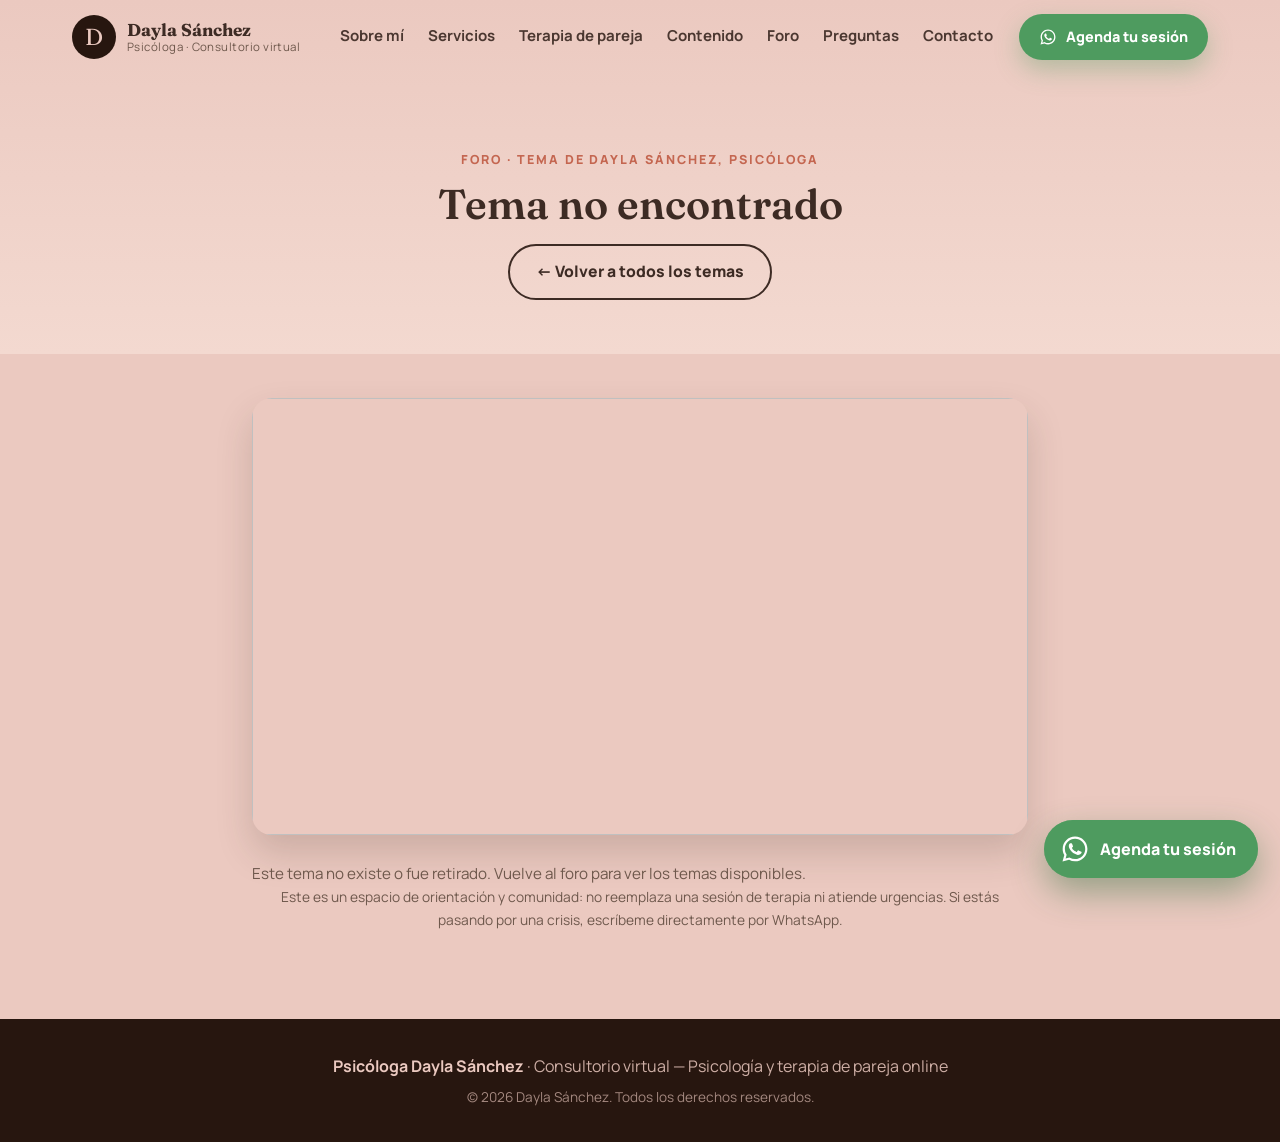
<file: tema.html>
<!DOCTYPE html>
<html lang="es">
<head>
<meta charset="UTF-8">
<meta name="viewport" content="width=device-width, initial-scale=1.0">
<title>Tema del foro | Psicóloga Dayla Sánchez</title>
<meta name="description" content="Tema de discusión del foro de parejas de la psicóloga Dayla Sánchez. Lee el tema completo, cuenta tu situación y recibe su respuesta.">
<meta name="author" content="Psicóloga Dayla Sánchez">
<meta name="robots" content="index, follow">
<meta property="og:type" content="article">
<meta property="og:title" content="Foro de Parejas | Psicóloga Dayla Sánchez">
<meta property="og:locale" content="es_CO">
<link rel="icon" href="data:image/svg+xml,<svg xmlns='http://www.w3.org/2000/svg' viewBox='0 0 100 100'><circle cx='50' cy='50' r='46' fill='%2327160f'/><text x='50' y='66' font-size='52' text-anchor='middle' fill='%23ebc9c0' font-family='Georgia'>D</text></svg>">
<link rel="preconnect" href="https://fonts.googleapis.com">
<link rel="preconnect" href="https://fonts.gstatic.com" crossorigin>
<link href="https://fonts.googleapis.com/css2?family=Fraunces:ital,opsz,wght@0,9..144,400;0,9..144,500;0,9..144,600;1,9..144,400&family=Manrope:wght@400;500;600;700;800&display=swap" rel="stylesheet">
<link rel="stylesheet" href="/styles.css">
</head>
<body>

<header class="site-header" id="header">
  <div class="header-inner">
    <a class="brand" href="/index.html" aria-label="Psicóloga Dayla Sánchez">
      <span class="brand-mark">D</span>
      <span class="brand-text"><strong>Dayla Sánchez</strong><small>Psicóloga · Consultorio virtual</small></span>
    </a>
    <nav class="main-nav" aria-label="Navegación principal">
      <a href="/index.html#sobre-mi">Sobre mí</a>
      <a href="/index.html#servicios">Servicios</a>
      <a href="/index.html#pareja">Terapia de pareja</a>
      <a href="/index.html#contenido">Contenido</a>
      <a href="/foro" aria-current="page">Foro</a>
      <a href="/index.html#preguntas">Preguntas</a>
      <a href="/index.html#contacto">Contacto</a>
    </nav>
    <a class="btn btn-whatsapp header-cta" href="https://wa.me/573163999108?text=Hola%20Dayla%2C%20quiero%20agendar%20una%20sesi%C3%B3n%20de%20terapia." target="_blank" rel="noopener">
      <svg viewBox="0 0 24 24" width="18" height="18" fill="currentColor" aria-hidden="true"><path d="M12.04 2C6.58 2 2.13 6.45 2.13 11.91c0 1.75.46 3.45 1.32 4.95L2 22l5.25-1.38a9.9 9.9 0 0 0 4.79 1.22c5.46 0 9.9-4.45 9.9-9.91C21.94 6.45 17.5 2 12.04 2zm0 18.03a8.1 8.1 0 0 1-4.13-1.13l-.3-.18-3.12.82.83-3.04-.19-.31a8.08 8.08 0 0 1-1.24-4.28c0-4.47 3.64-8.1 8.15-8.1 4.5 0 8.14 3.63 8.14 8.1 0 4.47-3.64 8.12-8.14 8.12zm4.46-6.08c-.25-.12-1.45-.72-1.67-.8-.22-.08-.39-.12-.55.13-.16.24-.62.8-.76.96-.14.16-.28.18-.53.06-.25-.13-1.03-.38-1.97-1.21-.73-.65-1.21-1.45-1.36-1.7-.14-.24-.01-.38.11-.5.11-.11.25-.28.37-.42.12-.14.16-.25.25-.41.08-.16.04-.31-.02-.43-.06-.13-.55-1.35-.77-1.84-.2-.48-.41-.42-.56-.43h-.48c-.17 0-.43.06-.66.31-.22.25-.86.85-.86 2.07 0 1.22.89 2.4 1.01 2.56.13.16 1.75 2.67 4.23 3.74.59.26 1.05.41 1.41.52.6.19 1.13.16 1.56.1.48-.07 1.45-.59 1.77-1.17.32-.58.32-1.07.22-1.17-.1-.1-.23-.16-.48-.28z"/></svg>
      Agenda tu sesión
    </a>
    <button class="nav-toggle" id="navToggle" aria-label="Abrir menú" aria-expanded="false"><span></span><span></span><span></span></button>
  </div>
</header>

<main>
<section class="page-hero tema-hero">
  <div class="container narrow center">
    <p class="eyebrow">Foro · Tema de Dayla Sánchez, psicóloga</p>
    <h1 id="tema-titulo">Cargando el tema…</h1>
    <a class="btn btn-ghost" href="/foro">← Volver a todos los temas</a>
  </div>
</section>

<section class="section foro-main">
  <div class="container narrow">
    <img id="tema-imagen" class="tema-imagen" alt="" hidden>
    <div id="tema-cuerpo"></div>
    <p class="foro-note">Este es un espacio de orientación y comunidad: no reemplaza una sesión de terapia ni atiende urgencias. Si estás pasando por una crisis, escríbeme directamente por WhatsApp.</p>
  </div>
</section>
</main>

<footer class="footer">
  <div class="container footer-inner">
    <p><strong>Psicóloga Dayla Sánchez</strong> · Consultorio virtual — Psicología y terapia de pareja online</p>
    <p class="footer-small">© 2026 Dayla Sánchez. Todos los derechos reservados.</p>
  </div>
</footer>

<a class="wa-float" href="https://wa.me/573163999108?text=Hola%20Dayla%2C%20quiero%20agendar%20una%20sesi%C3%B3n%20de%20terapia." target="_blank" rel="noopener" aria-label="Agendar sesión por WhatsApp">
  <span class="wa-float-pulse" aria-hidden="true"></span>
  <svg viewBox="0 0 24 24" width="30" height="30" fill="#fff" aria-hidden="true"><path d="M12.04 2C6.58 2 2.13 6.45 2.13 11.91c0 1.75.46 3.45 1.32 4.95L2 22l5.25-1.38a9.9 9.9 0 0 0 4.79 1.22c5.46 0 9.9-4.45 9.9-9.91C21.94 6.45 17.5 2 12.04 2zm0 18.03a8.1 8.1 0 0 1-4.13-1.13l-.3-.18-3.12.82.83-3.04-.19-.31a8.08 8.08 0 0 1-1.24-4.28c0-4.47 3.64-8.1 8.15-8.1 4.5 0 8.14 3.63 8.14 8.1 0 4.47-3.64 8.12-8.14 8.12zm4.46-6.08c-.25-.12-1.45-.72-1.67-.8-.22-.08-.39-.12-.55.13-.16.24-.62.8-.76.96-.14.16-.28.18-.53.06-.25-.13-1.03-.38-1.97-1.21-.73-.65-1.21-1.45-1.36-1.7-.14-.24-.01-.38.11-.5.11-.11.25-.28.37-.42.12-.14.16-.25.25-.41.08-.16.04-.31-.02-.43-.06-.13-.55-1.35-.77-1.84-.2-.48-.41-.42-.56-.43h-.48c-.17 0-.43.06-.66.31-.22.25-.86.85-.86 2.07 0 1.22.89 2.4 1.01 2.56.13.16 1.75 2.67 4.23 3.74.59.26 1.05.41 1.41.52.6.19 1.13.16 1.56.1.48-.07 1.45-.59 1.77-1.17.32-.58.32-1.07.22-1.17-.1-.1-.23-.16-.48-.28z"/></svg>
  <span class="wa-float-text">Agenda tu sesión</span>
</a>

<script src="/script.js"></script>
<script src="/tema.js"></script>
</body>
</html>
</file>
<file: styles.css>
:root{
  /* Paleta exacta de la página de Canva de Dayla */
  --rosa:#ebc9c0;
  --rosa-claro:#f7e8e2;
  --salvia:#8a9a7e;
  --marron:#3d2b24;
  --marron-oscuro:#27160f;
  --coral:#e28068;
  --terracota:#c46650;
  --tinta:#3d2b24;
  --tinta-suave:#6e584c;
  --blanco-calido:#fff9f4;
  --whatsapp:#4e9b5f;
  --whatsapp-oscuro:#418551;
  --radio:20px;
  --sombra:0 18px 40px rgba(61,43,36,.16);
  --fuente:'Manrope',system-ui,sans-serif;
  --display:'Fraunces',Georgia,serif;
}
*{margin:0;padding:0;box-sizing:border-box}
html{scroll-behavior:smooth}
body{font-family:var(--fuente);color:var(--tinta);background:var(--rosa);line-height:1.65;overflow-x:hidden}
img{max-width:100%;display:block}
a{text-decoration:none;color:inherit}
.container{max-width:1140px;margin:0 auto;padding:0 22px}
.container.narrow{max-width:820px}
h1,h2,h3{font-family:var(--display);font-weight:600;line-height:1.15;color:var(--marron)}
h2{font-size:clamp(1.8rem,3.4vw,2.5rem);margin-bottom:14px}
h3{font-size:1.25rem}
.eyebrow{text-transform:uppercase;letter-spacing:.16em;font-size:.78rem;font-weight:800;color:var(--terracota);margin-bottom:10px}
.eyebrow.light{color:var(--coral)}
.section{padding:88px 0;background:var(--rosa)}
.section-alt{background:var(--salvia)}
.section-dark{background:linear-gradient(135deg,var(--marron),var(--marron-oscuro));color:var(--rosa)}
.section-dark h2,.section-dark h3{color:var(--rosa)}
.contact-block h2{color:var(--terracota)}
.section-head{text-align:center;max-width:680px;margin:0 auto 46px}
.section-sub{color:var(--tinta-suave)}
.section-alt .section-sub{color:#43302a}

/* ---------- Botones ---------- */
.btn{display:inline-flex;align-items:center;gap:9px;font-weight:800;border-radius:999px;padding:13px 26px;font-size:.98rem;transition:transform .25s ease,box-shadow .25s ease,background .25s;cursor:pointer;border:none}
.btn:hover{transform:translateY(-2px)}
.btn-lg{padding:16px 32px;font-size:1.05rem}
.btn-whatsapp{background:var(--whatsapp);color:#fff;box-shadow:0 10px 24px rgba(78,155,95,.35)}
.btn-whatsapp:hover{background:var(--whatsapp-oscuro)}
.btn-dark{background:var(--marron-oscuro);color:var(--rosa)}
.btn-dark:hover{background:var(--marron)}
.btn-ghost{background:transparent;color:var(--marron);border:2px solid var(--marron)}
.btn-ghost:hover{background:var(--marron);color:var(--rosa)}
.pulse{animation:pulse 2.2s infinite}
@keyframes pulse{0%{box-shadow:0 0 0 0 rgba(78,155,95,.45)}70%{box-shadow:0 0 0 16px rgba(78,155,95,0)}100%{box-shadow:0 0 0 0 rgba(78,155,95,0)}}

/* ---------- Header ---------- */
.site-header{position:fixed;inset:0 0 auto 0;z-index:60;transition:background .3s,box-shadow .3s}
.site-header.scrolled{background:rgba(235,201,192,.95);backdrop-filter:blur(10px);box-shadow:0 6px 24px rgba(61,43,36,.14)}
.header-inner{max-width:1180px;margin:0 auto;padding:14px 22px;display:flex;align-items:center;gap:26px}
.brand{display:flex;align-items:center;gap:11px;margin-right:auto}
.brand-mark{width:44px;height:44px;border-radius:50%;background:var(--marron-oscuro);color:var(--rosa);font-family:var(--display);font-size:1.45rem;display:grid;place-items:center;flex:none}
.brand-text{display:flex;flex-direction:column;line-height:1.15}
.brand-text strong{font-family:var(--display);font-size:1.08rem;color:var(--marron)}
.brand-text small{font-size:.72rem;color:var(--tinta-suave);letter-spacing:.04em}
.main-nav{display:flex;gap:24px;font-weight:700;font-size:.94rem}
.main-nav a{color:var(--marron);opacity:.92;position:relative;padding:4px 0}
.main-nav a::after{content:"";position:absolute;left:0;bottom:0;height:2px;width:0;background:var(--terracota);transition:width .3s}
.main-nav a:hover::after{width:100%}
.header-cta{padding:11px 20px;font-size:.9rem}
.nav-toggle{display:none;background:none;border:none;cursor:pointer;flex-direction:column;gap:5px;padding:6px}
.nav-toggle span{display:block;width:26px;height:3px;border-radius:2px;background:var(--marron);transition:.3s}

/* ---------- Hero ---------- */
.hero{position:relative;overflow:hidden;background:var(--rosa)}
.hero-inner{position:relative;z-index:1;min-height:100svh;display:grid;grid-template-columns:1fr;align-items:center;max-width:860px;margin:0 auto;padding:130px 22px 90px;text-align:center}
.hero-content{color:var(--marron);max-width:720px;margin:0 auto}
.hero-content h1{color:var(--marron);font-size:clamp(2.3rem,5.2vw,3.7rem);margin-bottom:18px}
.hero-sub{font-size:1.12rem;color:#5a4438;margin-bottom:30px}
.hero-sub strong{color:var(--marron)}
.hero-ctas{display:flex;gap:14px;flex-wrap:wrap;margin-bottom:26px;justify-content:center}
.hero-badges{list-style:none;display:flex;flex-direction:column;gap:6px;font-size:.95rem;color:#5a4438;font-weight:600;align-items:center}
.scroll-hint{position:absolute;z-index:1;left:50%;bottom:22px;transform:translateX(-50%);width:26px;height:44px;border:2px solid rgba(61,43,36,.4);border-radius:999px;display:grid;justify-items:center;padding-top:8px}
.scroll-hint span{width:5px;height:10px;border-radius:3px;background:var(--marron);animation:hint 1.8s infinite}
@keyframes hint{0%{transform:translateY(0);opacity:1}70%{transform:translateY(14px);opacity:0}100%{opacity:0}}

/* ---------- Marquee ---------- */
.marquee{background:var(--marron-oscuro);color:var(--rosa);overflow:hidden;padding:13px 0}
.marquee-track{display:flex;gap:26px;white-space:nowrap;width:max-content;animation:marquee 30s linear infinite;font-weight:700;letter-spacing:.05em;font-size:.92rem}
.marquee-track i{color:var(--coral);font-style:normal}
@keyframes marquee{to{transform:translateX(-50%)}}

/* ---------- Sobre mí ---------- */
.about-grid{display:grid;grid-template-columns:1fr 1.1fr;gap:56px;align-items:center}
.about-photo img{border-radius:24px;box-shadow:var(--sombra);width:100%;height:auto;max-width:430px;aspect-ratio:3/4;object-fit:cover;object-position:center 15%;margin:0 auto}
.about-text p{color:#43302a;margin-bottom:16px}
.about-text .btn{margin-top:10px}

/* ---------- Tarjetas ---------- */
.cards-4{display:grid;grid-template-columns:repeat(4,1fr);gap:20px}
.cards-3{display:grid;grid-template-columns:repeat(3,1fr);gap:24px}
.mini-card{background:var(--blanco-calido);border-radius:var(--radio);padding:28px 22px;box-shadow:0 10px 26px rgba(61,43,36,.1);text-align:center;transition:transform .3s,box-shadow .3s}
.mini-card:hover{transform:translateY(-6px);box-shadow:var(--sombra)}
.mini-card .icon{width:44px;height:44px;color:var(--terracota);margin:0 auto 12px}
.mini-card p{color:var(--tinta-suave);font-size:.93rem}
.service-card{background:var(--coral);border-radius:24px;overflow:hidden;box-shadow:0 12px 30px rgba(61,43,36,.18);display:flex;flex-direction:column;position:relative;transition:transform .3s,box-shadow .3s}
.service-card:hover{transform:translateY(-8px);box-shadow:var(--sombra)}
.service-icon{width:54px;height:54px;border-radius:50%;background:rgba(39,22,15,.13);display:grid;place-items:center;color:var(--marron-oscuro)}
.service-icon svg{width:28px;height:28px}
.service-card.featured{outline:3px solid var(--marron-oscuro);outline-offset:-3px}
.service-card .tag{position:absolute;top:16px;right:16px;z-index:2;background:var(--marron-oscuro);color:var(--rosa);font-weight:800;font-size:.78rem;padding:6px 14px;border-radius:999px;letter-spacing:.04em}
.service-body{padding:26px;display:flex;flex-direction:column;gap:12px;flex:1}
.service-body p{color:#54382c;font-size:.97rem}
.service-body .duration{font-weight:800;color:var(--marron-oscuro);font-size:.92rem}
.service-body .price{font-family:var(--display);font-size:1.55rem;background:var(--marron-oscuro);color:var(--rosa);margin-top:auto;margin-inline:-26px;margin-bottom:-26px;padding:14px 26px}
.price small{font-family:var(--fuente);font-size:.8rem;color:rgba(235,201,192,.75)}
.service-body .btn{justify-content:center}

/* ---------- Pareja ---------- */
.couple-grid{display:grid;grid-template-columns:1.05fr .95fr;gap:54px;align-items:center}
.couple-grid p{color:#e8cfc6;margin-bottom:26px}
.couple-video video{width:100%;aspect-ratio:16/10;object-fit:cover;border-radius:22px;box-shadow:0 24px 48px rgba(0,0,0,.35);display:block}
.signs{list-style:none;display:grid;grid-template-columns:1fr 1fr;gap:14px;margin-top:48px}
.signs li{background:rgba(235,201,192,.07);border:1px solid rgba(235,201,192,.16);border-left:4px solid var(--coral);border-radius:12px;padding:15px 18px;font-weight:600;color:var(--rosa)}

/* ---------- Pasos ---------- */
.steps{display:grid;grid-template-columns:repeat(3,1fr);gap:24px}
.step{background:var(--blanco-calido);border-radius:var(--radio);padding:32px 26px;box-shadow:0 10px 26px rgba(61,43,36,.1);position:relative}
.step-num{position:absolute;top:-22px;left:24px;width:46px;height:46px;border-radius:50%;background:var(--coral);color:var(--marron-oscuro);font-family:var(--display);font-size:1.35rem;display:grid;place-items:center;box-shadow:0 8px 18px rgba(226,128,104,.45)}
.step h3{margin:10px 0 8px}
.step p{color:var(--tinta-suave);font-size:.96rem}

/* ---------- Contenido / redes ---------- */
.social-row{display:flex;gap:16px;justify-content:center;flex-wrap:wrap}
.social-chip{display:inline-flex;align-items:center;gap:11px;background:var(--blanco-calido);color:var(--marron);font-weight:700;font-size:.95rem;padding:14px 24px;border-radius:999px;box-shadow:0 10px 24px rgba(61,43,36,.13);transition:transform .25s,box-shadow .25s}
.social-chip:hover{transform:translateY(-3px);box-shadow:var(--sombra)}
.social-chip svg{color:var(--terracota);flex:none}
.social-chip strong{color:var(--terracota)}

/* ---------- Foro ---------- */
.foro-grid{display:grid;grid-template-columns:repeat(3,1fr);gap:22px;margin-bottom:26px}
.foro-card{background:var(--blanco-calido);border-radius:20px;padding:26px;box-shadow:0 12px 28px rgba(61,43,36,.12);display:flex;flex-direction:column;gap:10px}
.foro-card h3{font-size:1.2rem;color:var(--marron)}
.foro-card p{color:var(--tinta-suave);font-size:.95rem;flex:1}
.foro-meta{font-size:.8rem;font-weight:700;color:var(--terracota)}
.foro-card .foro-meta{flex:none}
.foro-open{align-self:flex-start;background:var(--marron-oscuro);color:var(--rosa);border:none;font:inherit;font-weight:800;padding:11px 20px;border-radius:999px;cursor:pointer;transition:transform .2s,background .2s}
.foro-open:hover{transform:translateY(-2px);background:var(--marron)}
.foro-card.active{outline:3px solid var(--terracota)}
.foro-hilo{background:var(--blanco-calido);border-radius:20px;padding:28px;box-shadow:0 12px 28px rgba(61,43,36,.12);margin-bottom:22px}
.foro-hilo h3{color:var(--marron);margin-bottom:16px;font-size:1.3rem}
.foro-pending{text-align:center;padding:14px 8px;color:var(--tinta-suave)}
.foro-pending .btn{margin-top:14px}
.foro-note{font-size:.86rem;color:var(--tinta-suave);text-align:center;max-width:760px;margin:0 auto}

/* ---------- Página del foro ---------- */
.page-hero{background:linear-gradient(180deg,var(--rosa),#f3d9d0);padding:150px 0 54px;text-align:center}
.page-hero h1{font-size:clamp(2rem,4.6vw,3.1rem);color:var(--marron);margin-bottom:16px}
.page-hero .hero-sub{max-width:680px;margin:0 auto 22px;color:#5a4438;font-size:1.06rem}
.center{text-align:center}
.foro-main{padding-top:44px}
.foro-admin{display:flex;gap:10px;flex-wrap:wrap;align-items:center;margin-bottom:20px}
.foro-admin:empty{display:none}
.foro-admin-ok{font-weight:800;color:var(--marron-oscuro);font-size:.9rem}
.foro-mini{background:var(--blanco-calido);border:2px solid rgba(61,43,36,.25);color:var(--marron);font:inherit;font-weight:700;font-size:.85rem;padding:8px 16px;border-radius:999px;cursor:pointer;transition:border-color .2s,transform .2s}
.foro-mini:hover{border-color:var(--terracota);transform:translateY(-1px)}
.foro-ok{border-color:var(--whatsapp);color:var(--whatsapp-oscuro)}
.foro-del{border-color:rgba(160,50,40,.4);color:#a03228}
.foro-card .foro-del{align-self:flex-start}
.foro-pendientes{background:var(--blanco-calido);border-radius:20px;padding:26px;box-shadow:0 12px 28px rgba(61,43,36,.12);margin-bottom:26px}
.foro-pendientes h3{color:var(--marron);margin-bottom:14px}
.foro-pendientes .foro-comentario{margin-bottom:14px}
.foro-login{display:flex;gap:10px;flex-wrap:wrap;width:100%}
.foro-input{font:inherit;font-size:.95rem;color:var(--marron);background:#fff;border:2px solid rgba(61,43,36,.18);border-radius:12px;padding:11px 14px;min-width:0}
.foro-login .foro-input{flex:1 1 200px}
.foro-input:focus{outline:none;border-color:var(--terracota)}
.foro-lista{display:flex;flex-direction:column;gap:14px;margin-bottom:22px}
.foro-comentario{background:#fdf3ee;border:1px solid rgba(61,43,36,.1);border-radius:14px;padding:16px 18px}
.foro-comentario.es-admin{background:#eef3ea;border-color:rgba(78,155,95,.35)}
.foro-comentario-head{display:flex;gap:10px;align-items:baseline;flex-wrap:wrap;margin-bottom:6px}
.foro-comentario-head strong{color:var(--marron)}
.foro-badge{background:var(--salvia);color:#fff;font-size:.7rem;font-weight:800;letter-spacing:.05em;text-transform:uppercase;padding:3px 9px;border-radius:999px}
.foro-fecha{font-size:.8rem;color:var(--tinta-suave)}
.foro-texto{color:#503a30;font-size:.96rem;white-space:pre-wrap;word-break:break-word}
.foro-comentario .foro-mini{margin-top:10px;margin-right:8px}
.foro-vacio,.foro-cargando{color:var(--tinta-suave);font-size:.95rem}
.foro-form{border-top:2px dashed rgba(61,43,36,.15);padding-top:20px;display:flex;flex-direction:column;gap:12px}
.foro-form-titulo{font-family:var(--display);font-size:1.15rem;color:var(--marron);font-weight:600}
.foro-form textarea.foro-input{resize:vertical;width:100%}
.foro-form input.foro-input{width:100%}
.foro-form .btn{align-self:flex-start}
.foro-form-nota{font-size:.83rem;color:var(--tinta-suave)}
.foro-form-aviso{font-size:.9rem;font-weight:700;color:var(--whatsapp-oscuro)}
.foro-form-aviso:empty{display:none}
.foro-apertura{background:#fdf3ee;border:1px solid rgba(61,43,36,.1);border-radius:14px;padding:20px 22px;margin-bottom:22px}
.foro-apertura-p{color:#503a30;font-size:.98rem;margin-bottom:12px}
.foro-apertura-p:last-child{margin-bottom:0}
.foro-cta{background:var(--marron-oscuro);color:var(--rosa);border-radius:16px;padding:24px;margin-top:26px;text-align:center}
.foro-cta-titulo{font-family:var(--display);font-size:1.3rem;color:#fff;margin-bottom:10px}
.foro-cta p{max-width:640px;margin:0 auto 16px;font-size:.97rem}
.foro-cta .btn{margin:0 auto}
.foro-card-img{width:calc(100% + 52px);max-width:none;margin:-26px -26px 18px;height:180px;object-fit:cover;display:block}
a.foro-open{text-decoration:none;display:inline-block;text-align:center}
.foro-h3{font-family:var(--display);font-size:1.18rem;color:var(--marron);margin:18px 0 8px}
.foro-h3:first-of-type{margin-top:4px}
.tema-imagen{width:100%;aspect-ratio:16/9;object-fit:cover;border-radius:20px;box-shadow:0 18px 36px rgba(61,43,36,.18);margin-bottom:26px}
.tema-hero h1{font-size:clamp(1.7rem,4vw,2.6rem)}

/* ---------- FAQ ---------- */
.faq details{background:var(--blanco-calido);border-radius:16px;margin-bottom:12px;box-shadow:0 8px 20px rgba(61,43,36,.09);overflow:hidden}
.faq summary{cursor:pointer;font-weight:800;padding:19px 22px;color:var(--marron);list-style:none;display:flex;justify-content:space-between;align-items:center;gap:14px}
.faq summary::after{content:"+";font-size:1.5rem;color:var(--terracota);transition:transform .3s;flex:none}
.faq details[open ] summary::after{transform:rotate(45deg)}
.faq details p{padding:0 22px 20px;color:var(--tinta-suave)}

/* ---------- Contacto ---------- */
.contact-grid{display:grid;grid-template-columns:290px 1.05fr .95fr;gap:44px;align-items:start}
.contact-photo img{border-radius:22px;box-shadow:0 24px 48px rgba(0,0,0,.35);width:100%;height:auto;aspect-ratio:4/5;object-fit:cover;object-position:center 15%}
.contact-grid p{color:#e8cfc6;margin-bottom:22px}
.contact-list{list-style:none;display:flex;flex-direction:column;gap:12px}
.contact-list a{color:#fff;font-weight:700;border-bottom:1px dotted rgba(235,201,192,.5)}
.schedule{background:rgba(235,201,192,.07);border:1px solid rgba(235,201,192,.16);border-radius:22px;padding:30px}
.schedule ul{list-style:none;margin:18px 0 26px;display:flex;flex-direction:column;gap:12px}
.schedule li{display:flex;justify-content:space-between;gap:16px;border-bottom:1px dashed rgba(235,201,192,.2);padding-bottom:10px;color:#e8cfc6}
.schedule li strong{color:#fff}
.schedule .btn{width:100%;justify-content:center}

/* ---------- Footer ---------- */
.footer{background:var(--marron-oscuro);color:rgba(235,201,192,.85);padding:34px 0;text-align:center}
.footer strong{color:var(--rosa)}
.footer-small{font-size:.85rem;opacity:.75;margin-top:6px}

/* ---------- WhatsApp flotante ---------- */
.wa-float{position:fixed;right:22px;bottom:22px;z-index:80;display:flex;align-items:center;gap:10px;background:var(--whatsapp);color:#fff;font-weight:800;padding:14px 22px 14px 16px;border-radius:999px;box-shadow:0 14px 34px rgba(46,110,62,.45);transition:transform .25s}
.wa-float:hover{transform:scale(1.05)}
.wa-float-pulse{position:absolute;inset:0;border-radius:999px;background:var(--whatsapp);opacity:.45;z-index:-1;animation:waPulse 1.9s infinite}
@keyframes waPulse{0%{transform:scale(1);opacity:.45}100%{transform:scale(1.22,1.5);opacity:0}}

/* ---------- Animación al bajar ---------- */
.reveal{opacity:0;transform:translateY(34px);transition:opacity .8s ease,transform .8s cubic-bezier(.2,.7,.3,1)}
.reveal.visible{opacity:1;transform:none}
.reveal:nth-child(2){transition-delay:.08s}
.reveal:nth-child(3){transition-delay:.16s}

/* ---------- Responsive ---------- */
@media (max-width:960px){
  .hero-inner{grid-template-columns:1fr;padding-top:110px;text-align:center}
  .hero-content{margin:0 auto}
  .hero-ctas,.hero-badges{align-items:center;justify-content:center}
  .contact-photo{max-width:320px;width:100%;margin:0 auto}
  .about-grid,.couple-grid,.contact-grid{grid-template-columns:1fr}
  .signs{grid-template-columns:1fr}
  .cards-4{grid-template-columns:repeat(2,1fr)}
  .cards-3,.steps,.foro-grid{grid-template-columns:1fr}
  .main-nav{position:fixed;inset:0 0 auto 0;top:72px;background:var(--rosa-claro);flex-direction:column;padding:20px 26px 26px;gap:16px;box-shadow:0 20px 30px rgba(61,43,36,.18);transform:translateY(-130%);transition:transform .35s}
  .main-nav.open{transform:none}
  .main-nav a{color:var(--marron)!important;font-size:1.05rem}
  .nav-toggle{display:flex}
  .header-cta{display:none}
  .section{padding:64px 0}
  .wa-float{right:14px;bottom:14px;padding:13px 18px 13px 14px}
}
@media (prefers-reduced-motion:reduce){
  *,*::before,*::after{animation-duration:.01ms!important;transition-duration:.01ms!important}
  .reveal{opacity:1;transform:none}
}
.foro-apertura-p,.foro-texto,.foro-card p{overflow-wrap:anywhere}
.footer-acceso{color:inherit;opacity:.45;text-decoration:none}
.footer-acceso:hover{opacity:.85;text-decoration:underline}
</file>
